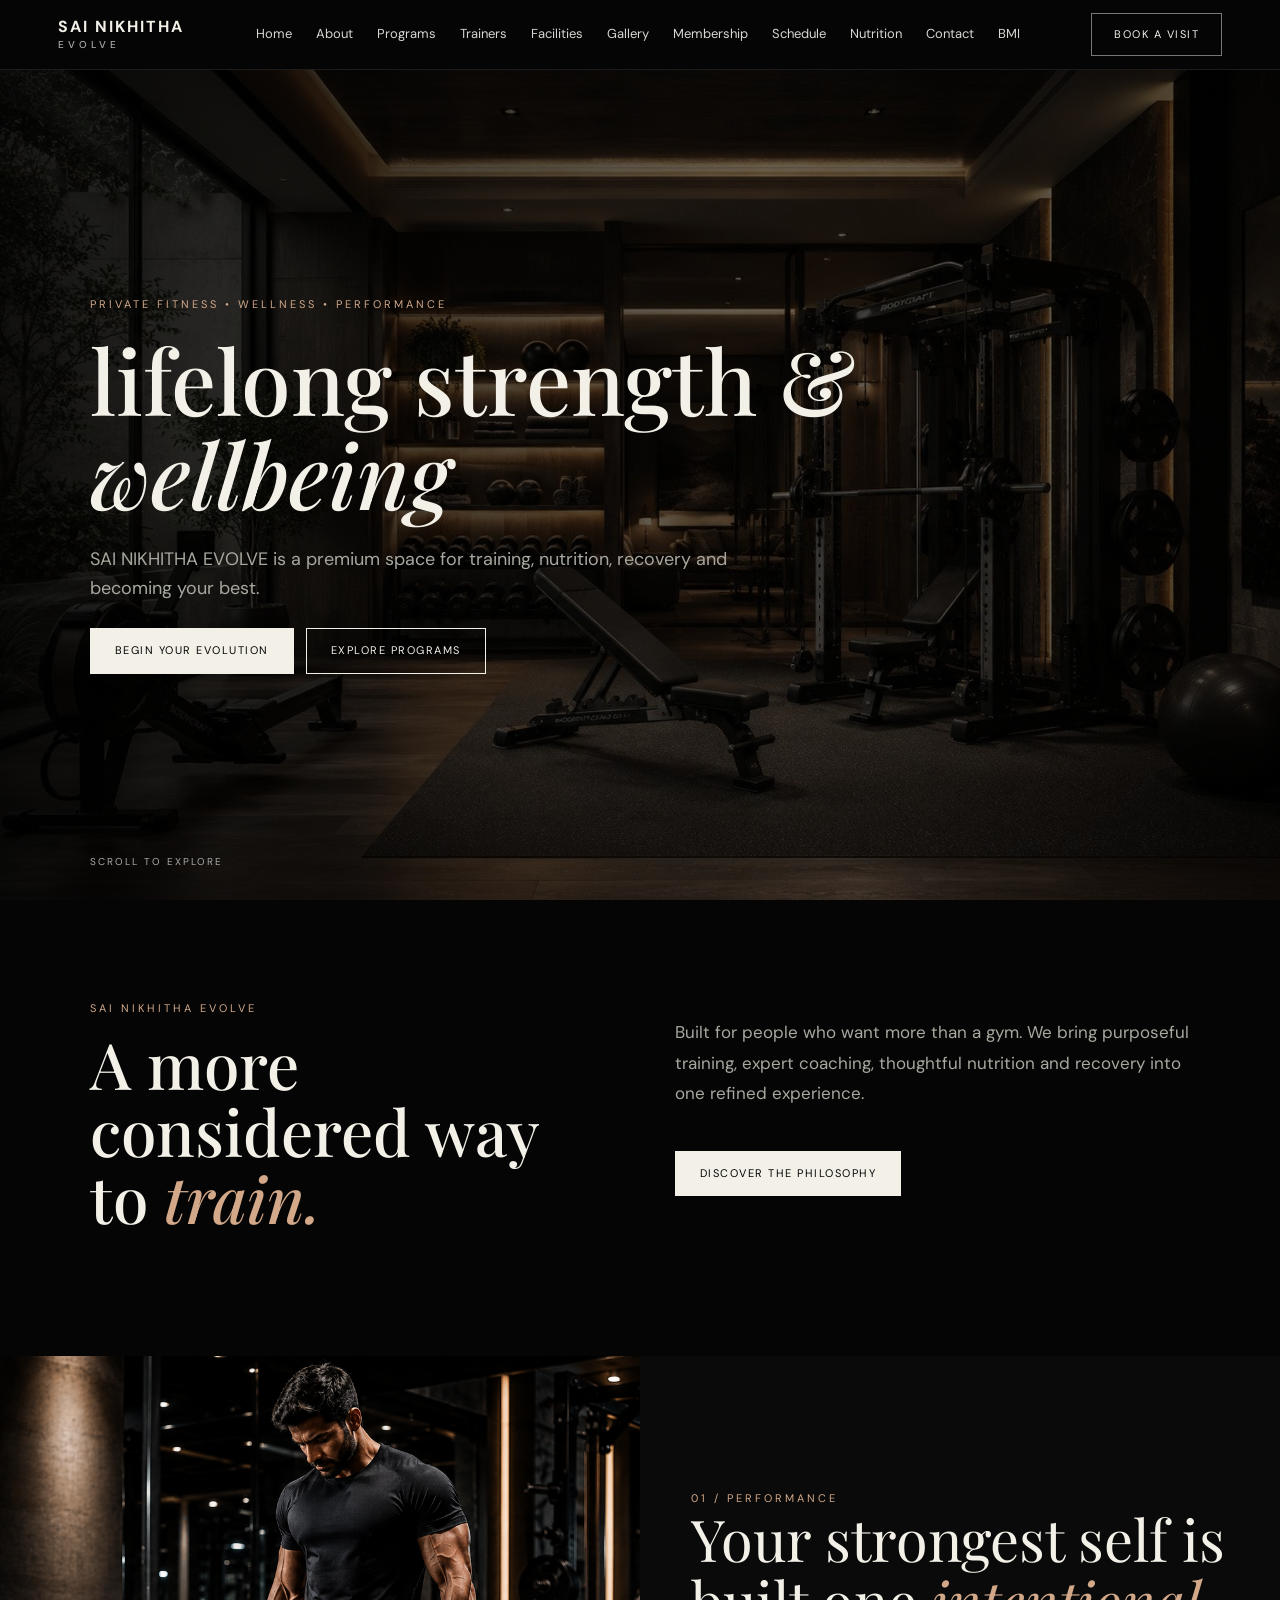
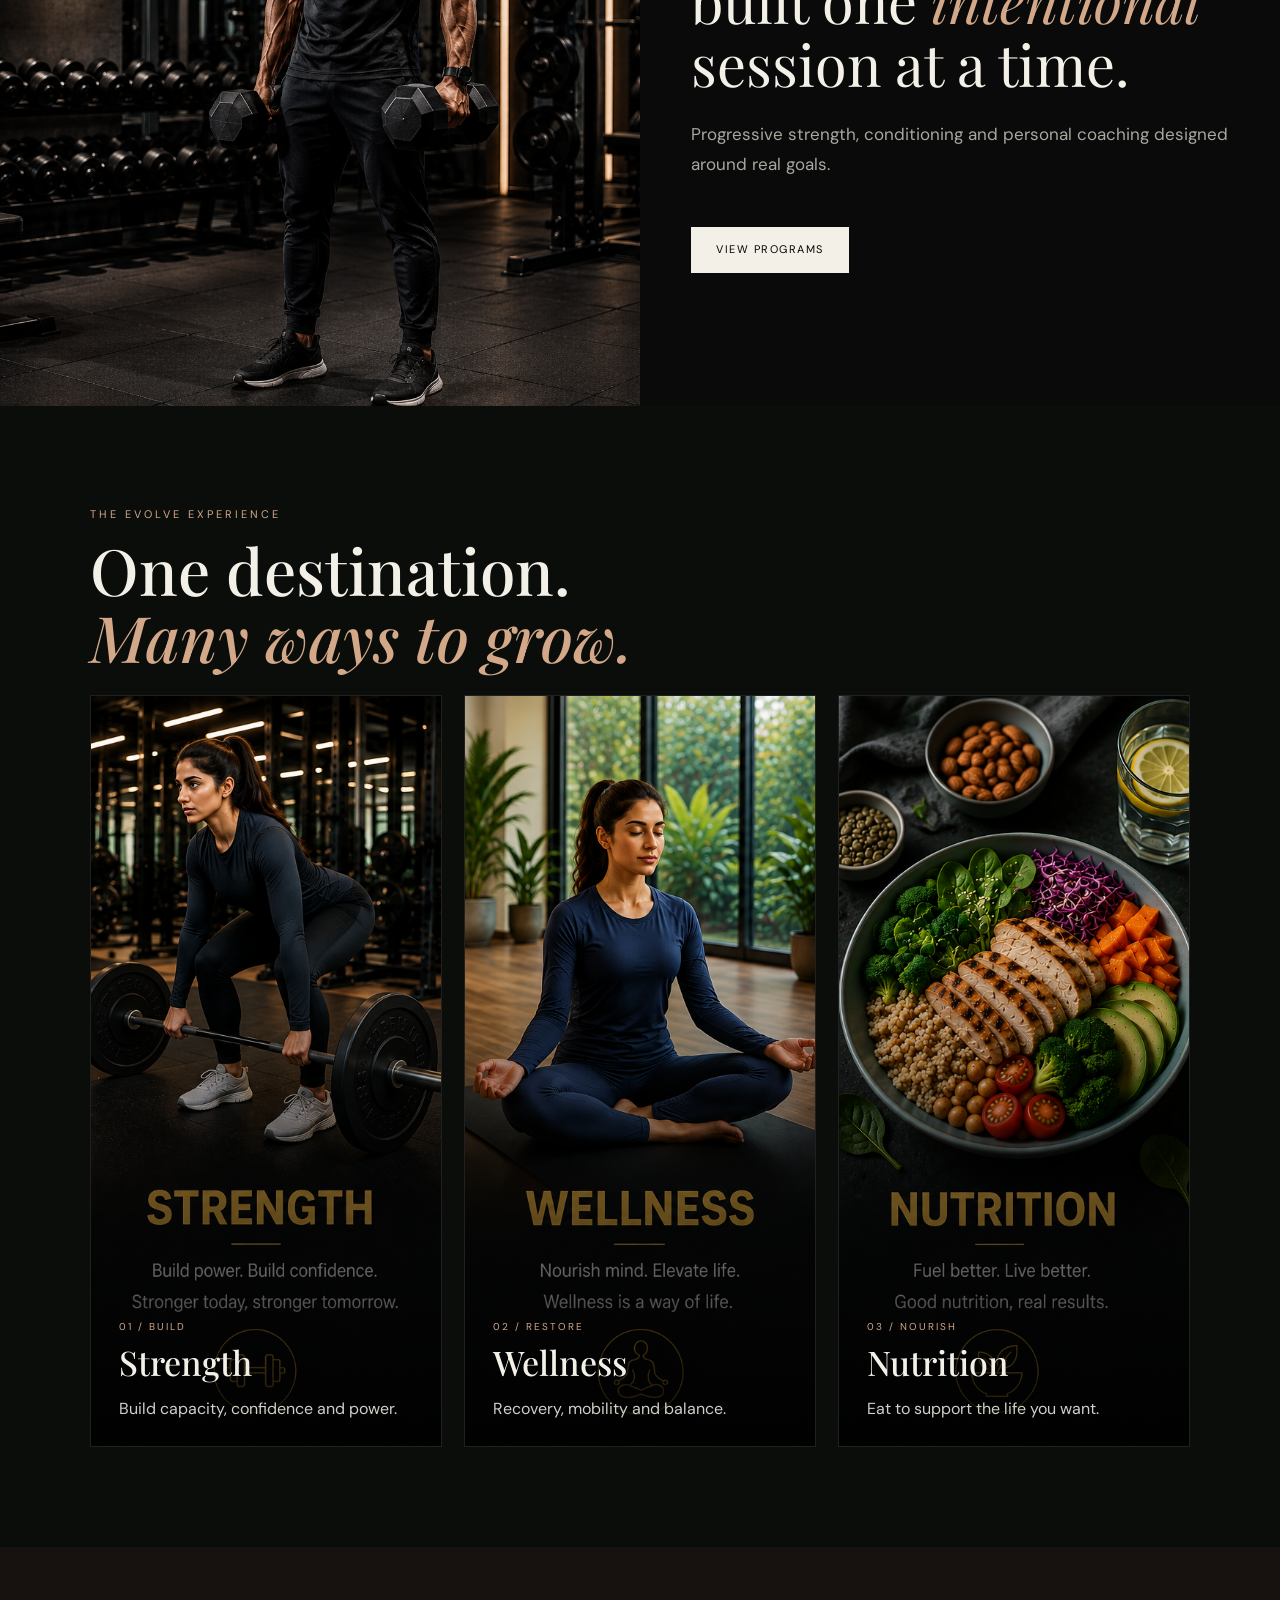
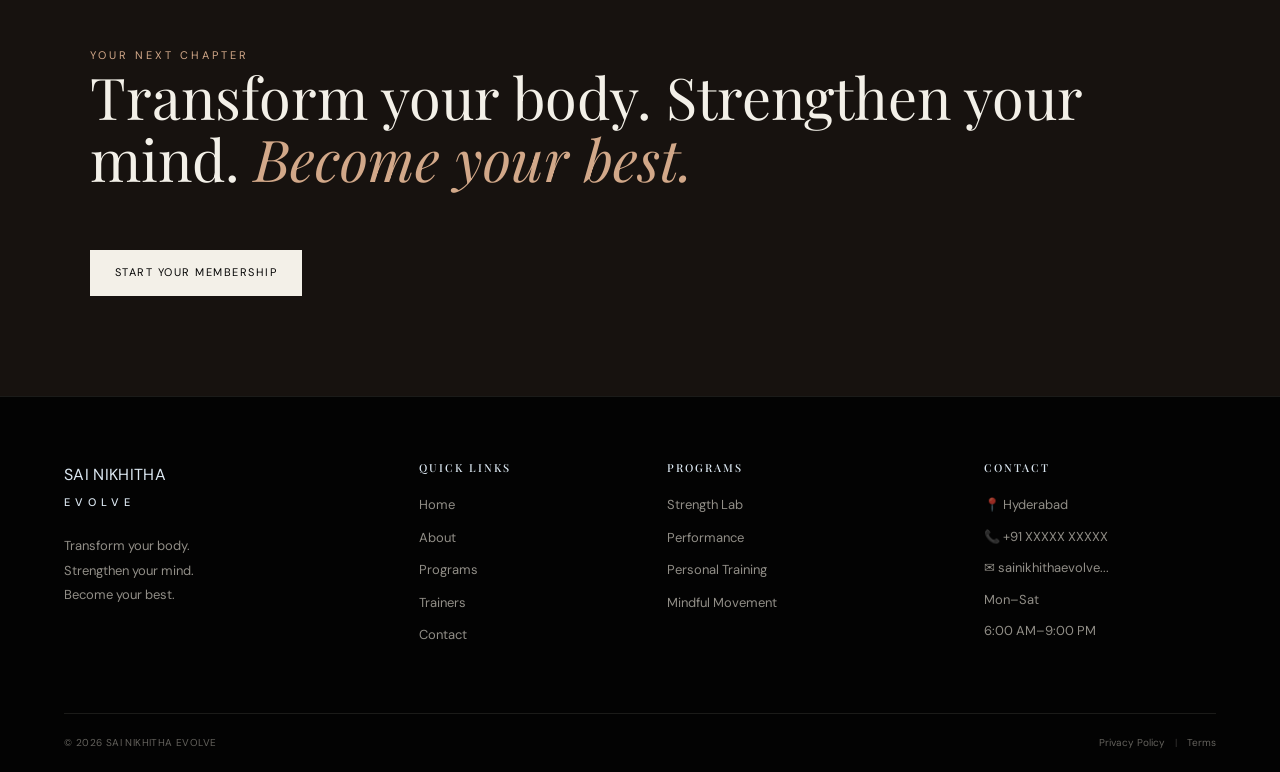
<file: index.html>
<!doctype html>
<html lang="en">

<head>
    <meta charset="UTF-8">
    <meta name="viewport" content="width=device-width, initial-scale=1">
    <title>Home | SAI NIKHITHA EVOLVE</title>

    <link rel="stylesheet" href="css/style.css">
<style id="dark-theme-final-override">html,body{background:#050505!important;color:#f3f0e8!important}header.nav{background:#050505!important;color:#f3f0e8!important}main{background:#050505!important}footer{background:#030303!important;color:#bdbdb8!important}.section{background:#050505!important}.sage{background:#0b0d0b!important}.clay{background:#17120f!important}.pagehero{background:#090909!important}</style></head>

<body>

    <!-- NAVIGATION -->
    <header class="nav">

        <a class="logo" href="index.html">
            SAI NIKHITHA
            <small>EVOLVE</small>
        </a>

        <nav class="links">
            <a href="index.html">Home</a>
            <a href="about.html">About</a>
            <a href="programs.html">Programs</a>
            <a href="trainers.html">Trainers</a>
            <a href="facilities.html">Facilities</a>
            <a href="gallery.html">Gallery</a>
            <a href="membership.html">Membership</a>
            <a href="schedule.html">Schedule</a>
            <a href="diet.html">Nutrition</a>
            <a href="contact.html">Contact</a>
            <a href="bmi.html">BMI</a>
        </nav>

        <a class="book" href="membership.html">
            Book a visit
        </a>

        <button class="menu">
            ☰
        </button>

    </header>


    <main>

        <!-- HERO SECTION -->
        <section class="hero">

            <img
                src="images/index2.jpg"
                alt="Luxury wellness and fitness club"
            >

            <div class="hero-content">

                <div class="eyebrow">
                    PRIVATE FITNESS • WELLNESS • PERFORMANCE
                </div>

                <h1>
                    lifelong strength &
                    <em>wellbeing</em>
                </h1>

                <p>
                    SAI NIKHITHA EVOLVE is a premium space for training,
                    nutrition, recovery and becoming your best.
                </p>

                <a
                    class="btn light"
                    href="membership.html"
                >
                    Begin your evolution
                </a>

                    <a href="programs.html" class="btn outline">EXPLORE PROGRAMS</a>

            </div>

            <div class="scroll">
                Scroll to explore
            </div>

        </section>


        <!-- INTRODUCTION -->
        <section class="section">

            <div class="wrap intro">

                <div>

                    <div class="kicker">
                        SAI NIKHITHA EVOLVE
                    </div>

                    <h2>
                        A more considered way to
                        <em>train.</em>
                    </h2>

                </div>


                <div>

                    <p class="lead">
                        Built for people who want more than a gym.
                        We bring purposeful training, expert coaching,
                        thoughtful nutrition and recovery into one
                        refined experience.
                    </p>

                    <a
                        class="btn dark"
                        href="about.html"
                        style="margin-top: 25px;"
                    >
                        Discover the philosophy
                    </a>

                </div>

            </div>

        </section>


        <!-- STRENGTH / PERFORMANCE -->
        <section class="split">

            <div class="image">

                <img
                    src="images/strength1.png"
                    alt="Strength training"
                >

            </div>


            <div class="copy">

                <div class="kicker">
                    01 / PERFORMANCE
                </div>

                <div class="quote">
                    Your strongest self is built one
                    <span>intentional</span>
                    session at a time.
                </div>

                <p
                    class="lead"
                    style="margin-top: 25px;"
                >
                    Progressive strength, conditioning and personal
                    coaching designed around real goals.
                </p>

                <a
                    class="btn dark"
                    href="programs.html"
                    style="margin-top: 30px; align-self: flex-start;"
                >
                    View programs
                </a>

            </div>

        </section>


        <!-- EVOLVE EXPERIENCE -->
        <section class="section sage">

            <div class="wrap">

                <div class="kicker">
                    THE EVOLVE EXPERIENCE
                </div>

                <h2>
                    One destination.<br>
                    <em>Many ways to grow.</em>
                </h2>


                <div class="tiles">

                    <!-- STRENGTH -->
                    <div class="tile">

                        <img
                            src="images/strength.png"
                            alt="Strength"
                        >

                        <div class="overlay">

                            <div class="num">
                                01 / BUILD
                            </div>

                            <h3>
                                Strength
                            </h3>

                            <p>
                                Build capacity, confidence and power.
                            </p>

                        </div>

                    </div>


                    <!-- WELLNESS -->
                    <div class="tile">

                        <img
                            src="images/wellness.png"
                            alt="Wellness"
                        >

                        <div class="overlay">

                            <div class="num">
                                02 / RESTORE
                            </div>

                            <h3>
                                Wellness
                            </h3>

                            <p>
                                Recovery, mobility and balance.
                            </p>

                        </div>

                    </div>


                    <!-- NUTRITION -->
                    <div class="tile">

                        <img
                            src="images/nutrition.png"
                            alt="Nutrition"
                        >

                        <div class="overlay">

                            <div class="num">
                                03 / NOURISH
                            </div>

                            <h3>
                                Nutrition
                            </h3>

                            <p>
                                Eat to support the life you want.
                            </p>

                        </div>

                    </div>

                </div>

            </div>

        </section>


        

        <!-- FINAL CTA -->
        <section class="section clay">

            <div class="wrap">

                <div class="kicker">
                    YOUR NEXT CHAPTER
                </div>

                <div class="quote">
                    Transform your body.
                    Strengthen your mind.
                    <span>Become your best.</span>
                </div>
<br>
                <a
                    class="btn light"
                    href="membership.html"
                    style="margin-top: 35px;"
                >
                    Start your membership
                </a>

            </div>

        </section>

    </main>


    <!-- FOOTER -->
  <!-- SAI NIKHITHA EVOLVE FOOTER -->
<footer class="evolve-footer">
  <div class="evolve-footer-inner">

    <div class="evolve-footer-brand">
      <div class="evolve-footer-logo">
        <span>SAI NIKHITHA</span>
        <strong>EVOLVE</strong>
      </div>

      <p>
        Transform your body.<br>
        Strengthen your mind.<br>
        Become your best.
      </p>
    </div>

    <div class="evolve-footer-column">
      <h3>QUICK LINKS</h3>
      <a href="index.html">Home</a>
      <a href="about.html">About</a>
      <a href="programs.html">Programs</a>
      <a href="trainers.html">Trainers</a>
      <a href="contact.html">Contact</a>
    </div>

   <div class="evolve-footer-column">
  <h3>PROGRAMS</h3>
  <a href="#strength-lab">Strength Lab</a>
  <a href="#performance">Performance</a>
  <a href="#personal-training">Personal Training</a>
  <a href="#mindful-movement">Mindful Movement</a>
</div>

    <div class="evolve-footer-column evolve-footer-contact">
      <h3>CONTACT</h3>

      <p>📍 Hyderabad</p>
      <p>📞 <a href="tel:+910000000000">+91 XXXXX XXXXX</a></p>
      <p>✉ <a href="mailto:sainikhithaevolve.com">sainikhithaevolve...</a></p>
      <p>Mon–Sat</p>
      <p>6:00 AM–9:00 PM</p>
    </div>

  </div>

  <div class="evolve-footer-bottom">
    <p>© 2026 SAI NIKHITHA EVOLVE</p>

    <div>
      <a href="#">Privacy Policy</a>
      <span>|</span>
      <a href="#">Terms</a>
    </div>
  </div>
</footer>


<style>
/* ==========================================
   SAI NIKHITHA EVOLVE FOOTER
   Paste this entire file into your project.
   ========================================== */

.evolve-footer {
  width: 100%;
  background: #050505;
  color: #e9e4d9;
  border-top: 1px solid rgba(233, 228, 217, 0.10);
  box-sizing: border-box;
}

.evolve-footer *,
.evolve-footer *::before,
.evolve-footer *::after {
  box-sizing: border-box;
}

.evolve-footer-inner {
  width: 90%;
  max-width: 1200px;
  margin: 0 auto;
  padding: 65px 0 55px;

  display: grid;
  grid-template-columns: 1.55fr 1fr 1.35fr 1.2fr;
  gap: 55px;
}

/* BRAND */

.evolve-footer-brand {
  min-width: 0;
}

.evolve-footer-logo {
  display: flex;
  flex-direction: column;
  margin-bottom: 22px;
}

.evolve-footer-logo span {
  color: #dce8f2;
  font-size: 16px;
  font-weight: 400;
  letter-spacing: 0.02em;
}

.evolve-footer-logo strong {
  margin-top: 7px;
  color: #dce8f2;
  font-size: 11px;
  font-weight: 500;
  letter-spacing: 0.45em;
}

.evolve-footer-brand p {
  margin: 0;
  color: rgba(233, 228, 217, 0.62);
  font-size: 13px;
  line-height: 1.9;
}

/* COLUMNS */

.evolve-footer-column {
  display: flex;
  flex-direction: column;
  align-items: flex-start;
}

.evolve-footer-column h3 {
  margin: 0 0 22px;
  color: #dce8f2;
  font-size: 11px;
  font-weight: 500;
  letter-spacing: 0.18em;
}

.evolve-footer-column a {
  color: rgba(233, 228, 217, 0.62);
  text-decoration: none;
  font-size: 13px;
  line-height: 1.5;
  margin-bottom: 13px;
  transition: color 0.25s ease, transform 0.25s ease;
}

.evolve-footer-column a:hover {
  color: #dce8f2;
  transform: translateX(3px);
}

/* CONTACT */

.evolve-footer-contact p {
  margin: 0 0 12px;
  color: rgba(233, 228, 217, 0.62);
  font-size: 13px;
  line-height: 1.5;
}

.evolve-footer-contact p a {
  display: inline;
  margin: 0;
}

/* BOTTOM */

.evolve-footer-bottom {
  width: 90%;
  max-width: 1200px;
  margin: 0 auto;
  padding: 21px 0;

  border-top: 1px solid rgba(233, 228, 217, 0.10);

  display: flex;
  align-items: center;
  justify-content: space-between;
  gap: 20px;
}

.evolve-footer-bottom p {
  margin: 0;
  color: rgba(233, 228, 217, 0.42);
  font-size: 10px;
  letter-spacing: 0.04em;
}

.evolve-footer-bottom div {
  display: flex;
  align-items: center;
  gap: 10px;
}

.evolve-footer-bottom a {
  color: rgba(233, 228, 217, 0.42);
  text-decoration: none;
  font-size: 10px;
  transition: color 0.25s ease;
}

.evolve-footer-bottom a:hover {
  color: #dce8f2;
}

.evolve-footer-bottom span {
  color: rgba(233, 228, 217, 0.22);
  font-size: 10px;
}


/* TABLET */

@media (max-width: 900px) {
  .evolve-footer-inner {
    grid-template-columns: 1.4fr 1fr 1fr;
    gap: 40px;
  }

  .evolve-footer-brand {
    grid-column: 1 / -1;
  }
}


/* MOBILE */

@media (max-width: 600px) {
  .evolve-footer-inner {
    width: 86%;
    grid-template-columns: 1fr 1fr;
    gap: 38px 25px;
    padding: 50px 0 40px;
  }

  .evolve-footer-brand {
    grid-column: 1 / -1;
  }

  .evolve-footer-bottom {
    width: 86%;
    flex-direction: column;
    align-items: flex-start;
  }
}


/* SMALL MOBILE */

@media (max-width: 430px) {
  .evolve-footer-inner {
    grid-template-columns: 1fr;
  }

  .evolve-footer-brand {
    grid-column: auto;
  }
}
</style>


    <script src="js/script.js"></script>

</body>

</html>
</file>
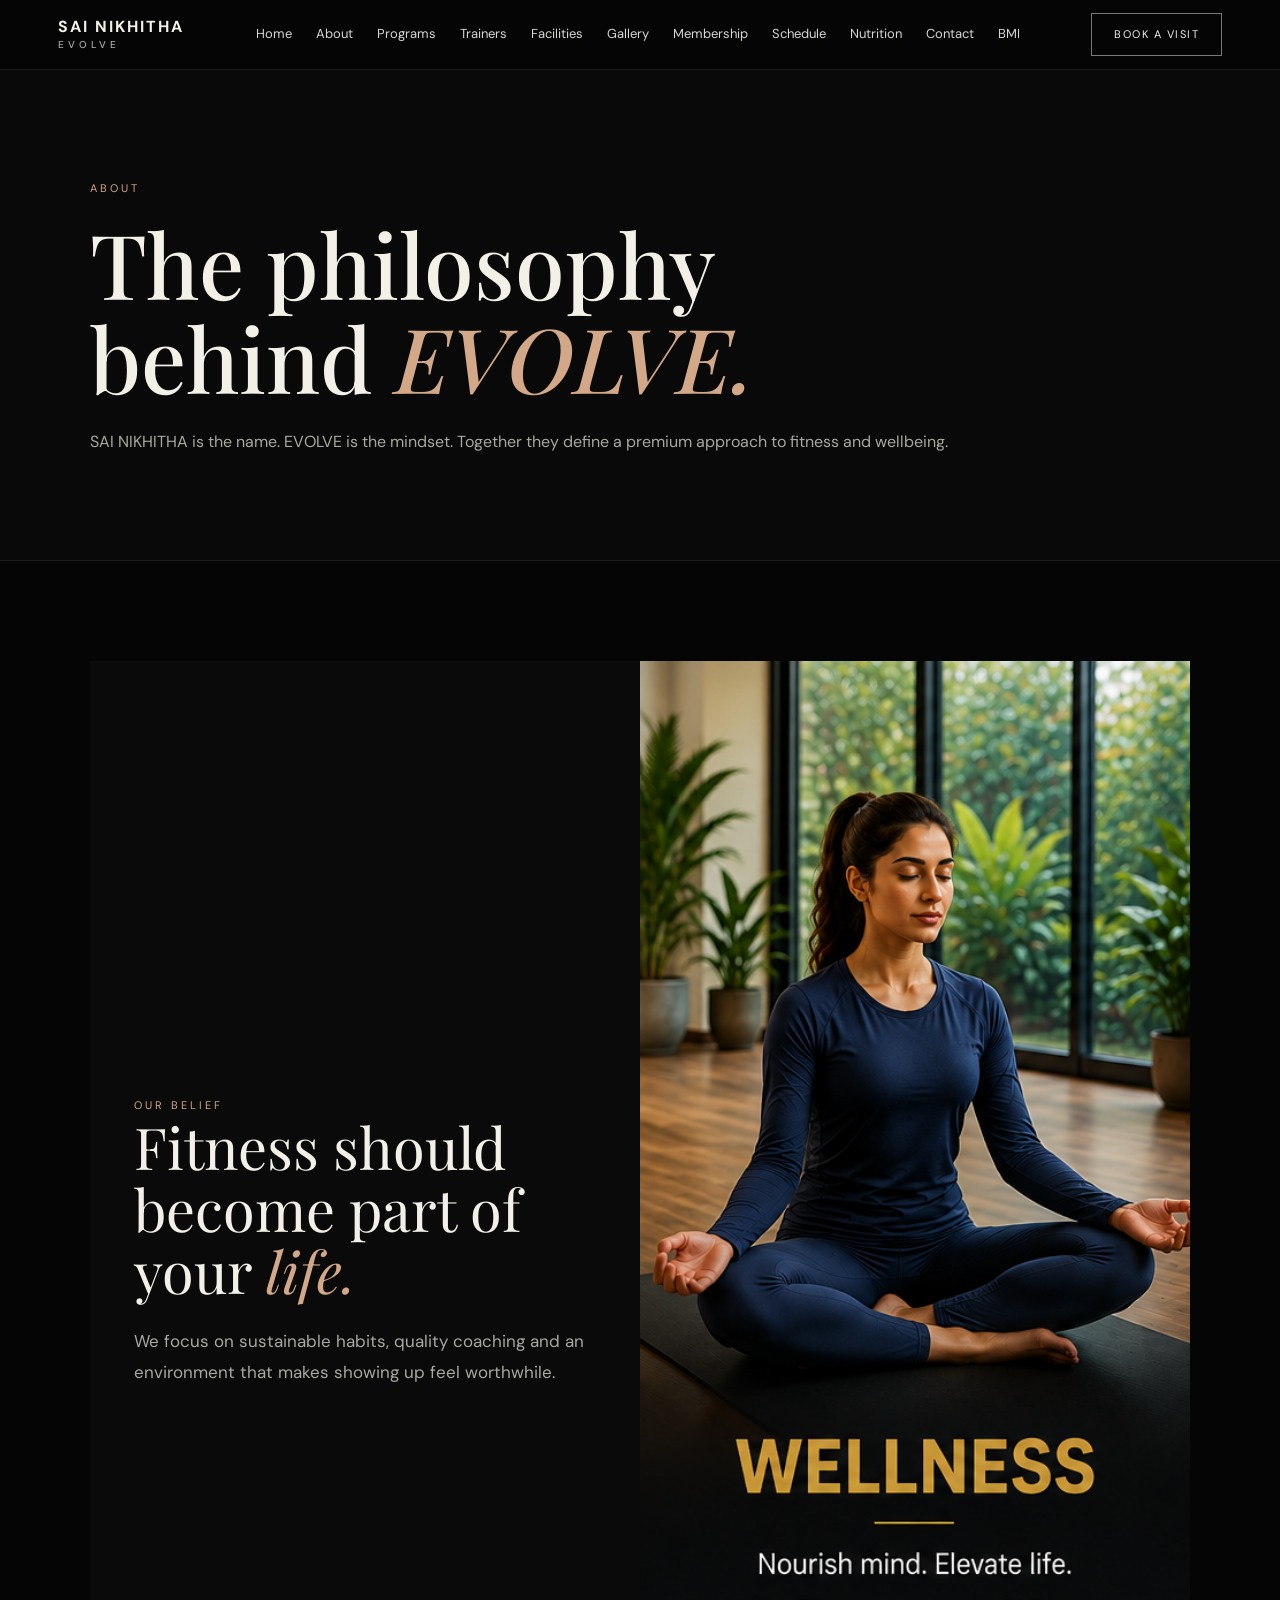
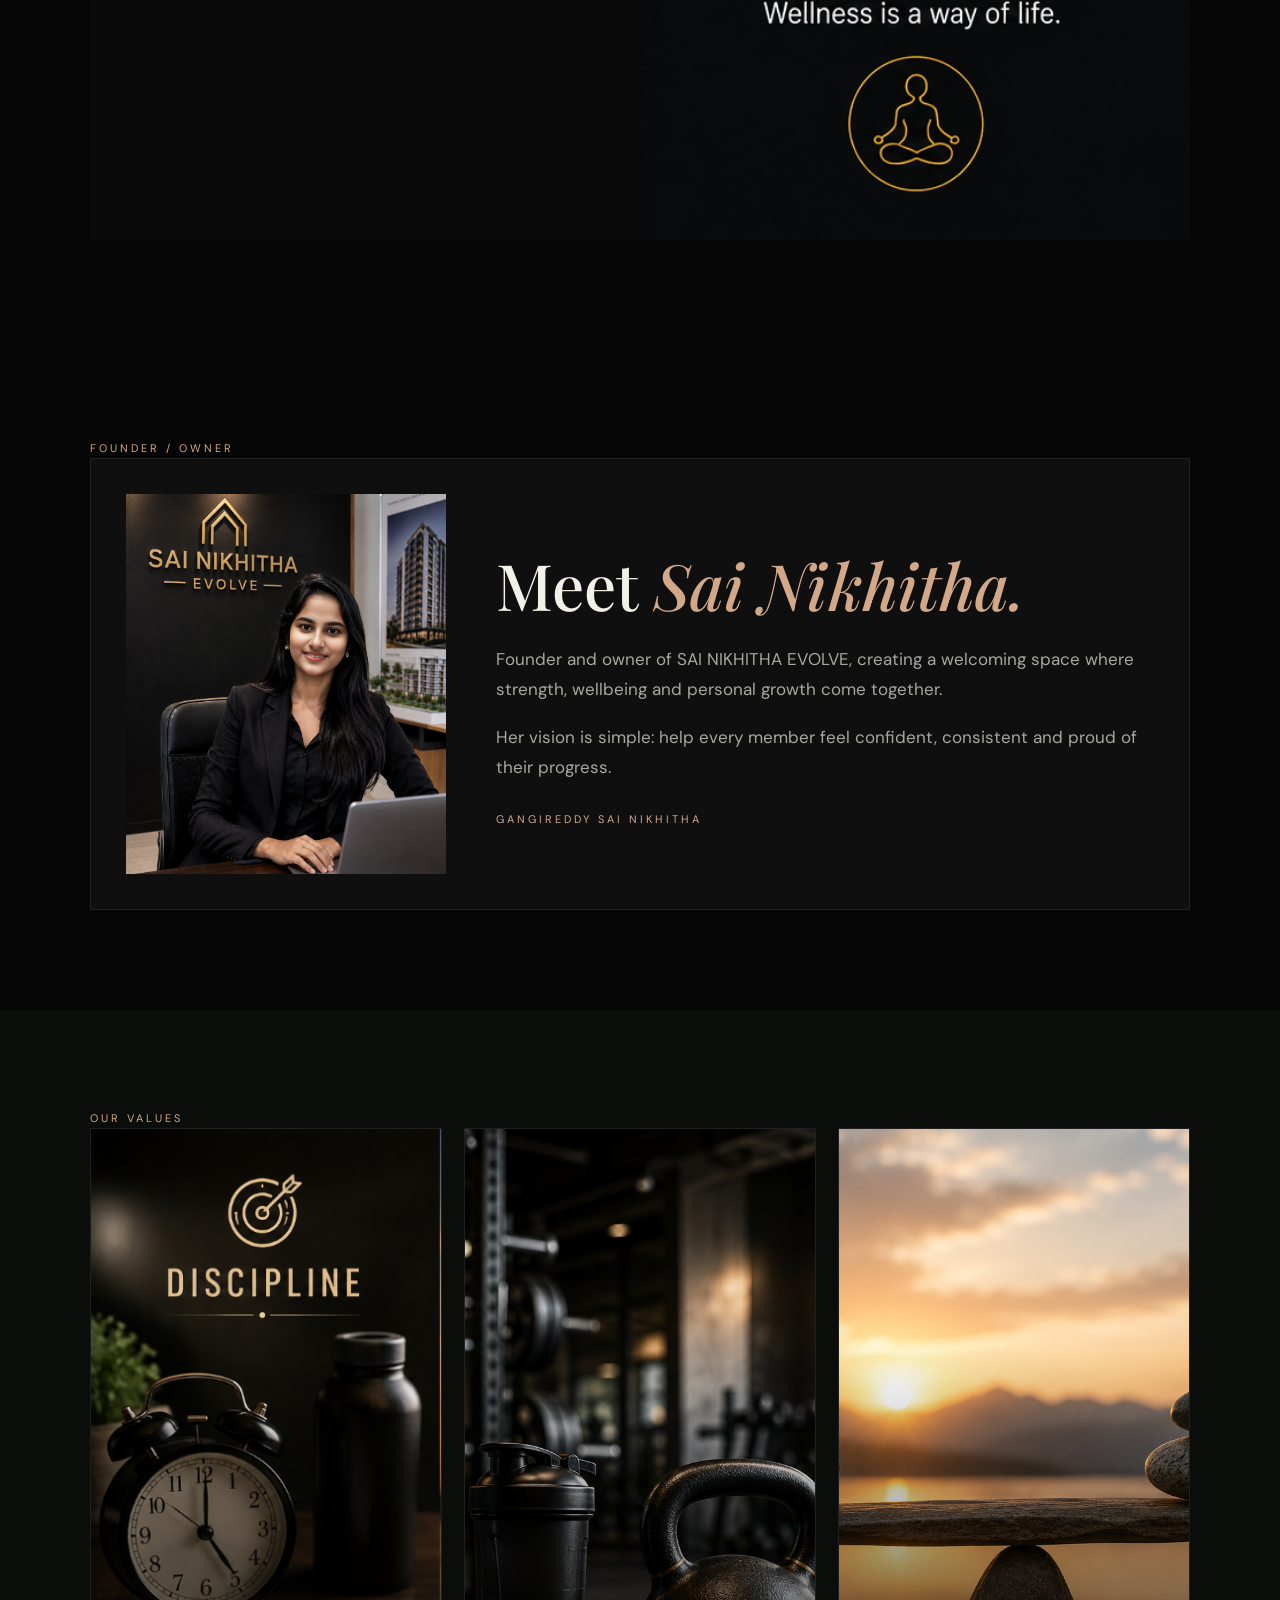
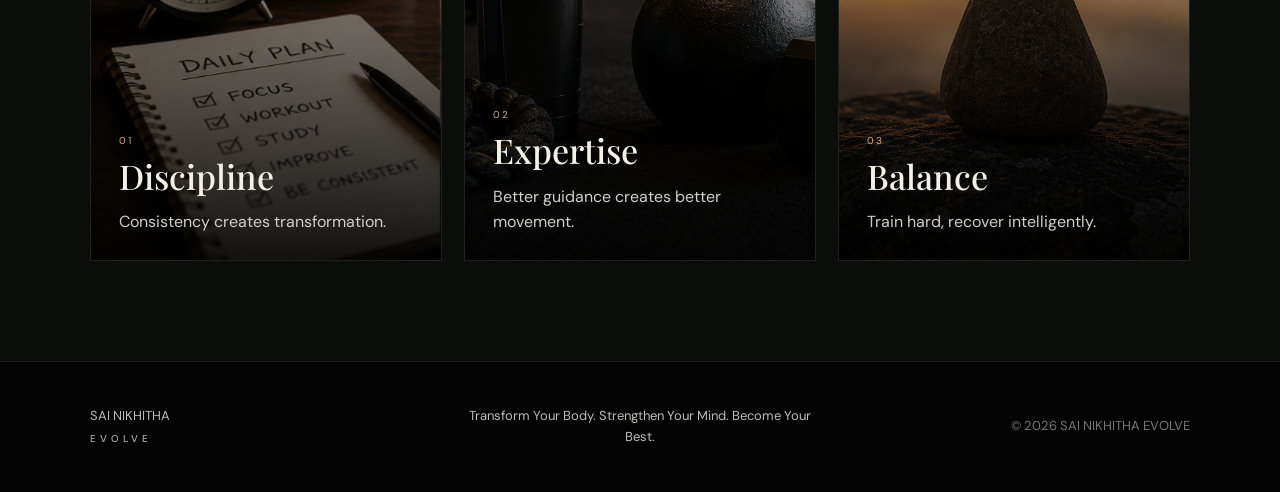
<file: about.html>
<!doctype html>
<html lang="en">

<head>
    <meta charset="UTF-8">
    <meta name="viewport" content="width=device-width, initial-scale=1">
    <title>About | SAI NIKHITHA EVOLVE</title>
    <link rel="stylesheet" href="css/style.css">
<style id="dark-theme-final-override">html,body{background:#050505!important;color:#f3f0e8!important}header.nav{background:#050505!important;color:#f3f0e8!important}main{background:#050505!important}footer{background:#030303!important;color:#bdbdb8!important}.section{background:#050505!important}.sage{background:#0b0d0b!important}.clay{background:#17120f!important}.pagehero{background:#090909!important}</style></head>

<body>

    <header class="nav">

        <a class="logo" href="index.html">
            SAI NIKHITHA
            <small>EVOLVE</small>
        </a>

        <nav class="links">
            <a href="index.html">Home</a>
            <a href="about.html">About</a>
            <a href="programs.html">Programs</a>
            <a href="trainers.html">Trainers</a>
            <a href="facilities.html">Facilities</a>
            <a href="gallery.html">Gallery</a>
            <a href="membership.html">Membership</a>
            <a href="schedule.html">Schedule</a>
            <a href="diet.html">Nutrition</a>
            <a href="contact.html">Contact</a>
            <a href="bmi.html">BMI</a>
        </nav>

        <a class="book" href="membership.html">
            Book a visit
        </a>

        <button class="menu">☰</button>

    </header>


    <main>

        <!-- ABOUT HERO -->
        <section class="pagehero">

            <div class="wrap">

                <div class="kicker">
                    ABOUT
                </div>

                <h1>
                    The philosophy<br>
                    behind <span>EVOLVE.</span>
                </h1>

                <p>
                    SAI NIKHITHA is the name. EVOLVE is the mindset.
                    Together they define a premium approach to fitness
                    and wellbeing.
                </p>

            </div>

        </section>


        <!-- OUR BELIEF -->
        <section class="section">

            <div class="wrap split">

                <div class="copy">

                    <div class="kicker">
                        OUR BELIEF
                    </div>

                    <div class="quote">
                        Fitness should become part of your
                        <span>life.</span>
                    </div>

                    <p class="lead" style="margin-top: 25px;">
                        We focus on sustainable habits, quality coaching
                        and an environment that makes showing up feel worthwhile.
                    </p>

                </div>


                <div class="image">

                    <img
                        src="images/wellness.png"
                        alt="Wellness philosophy"
                    >

                </div>

            </div>

        </section>


        <!-- FOUNDER / OWNER -->
        <section class="section">

            <div class="wrap">

                <div class="kicker">
                    FOUNDER / OWNER
                </div>

                <div class="owner-card">

                    <img
                        class="owner-photo"
                        src="images/Owner.png"
                        alt="Gangireddy Sai Nikhitha - Founder and Owner"
                    >

                    <div>

                        <h2>
                            Meet <em>Sai Nikhitha.</em>
                        </h2>

                        <p class="lead">
                            Founder and owner of SAI NIKHITHA EVOLVE,
                            creating a welcoming space where strength,
                            wellbeing and personal growth come together.
                        </p>

                        <p class="lead">
                            Her vision is simple: help every member feel
                            confident, consistent and proud of their progress.
                        </p>

                        <div
                            class="kicker"
                            style="margin-top: 28px;"
                        >
                            GANGIREDDY SAI NIKHITHA
                        </div>

                    </div>

                </div>

            </div>

        </section>


        <!-- OUR VALUES -->
        <section class="section sage">

            <div class="wrap">

                <div class="kicker">
                    OUR VALUES
                </div>

                <div class="tiles">


                    <!-- DISCIPLINE -->
                    <div class="tile">

                        <img
                            src="images/Discipline.png"
                            alt="Discipline"
                        >

                        <div class="overlay">

                            <div class="num">
                                01
                            </div>

                            <h3>
                                Discipline
                            </h3>

                            <p>
                                Consistency creates transformation.
                            </p>

                        </div>

                    </div>


                    <!-- EXPERTISE -->
                    <div class="tile">

                        <img
                            src="images/Expertize.png"
                            alt="Coaching"
                        >

                        <div class="overlay">

                            <div class="num">
                                02
                            </div>

                            <h3>
                                Expertise
                            </h3>

                            <p>
                                Better guidance creates better movement.
                            </p>

                        </div>

                    </div>


                    <!-- BALANCE -->
                    <div class="tile">

                        <img
                            src="images/Balance.png"
                            alt="Balance"
                        >

                        <div class="overlay">

                            <div class="num">
                                03
                            </div>

                            <h3>
                                Balance
                            </h3>

                            <p>
                                Train hard, recover intelligently.
                            </p>

                        </div>

                    </div>

                </div>

            </div>

        </section>

    </main>


    <!-- FOOTER -->
    <footer>

        <div class="wrap foot">

            <div class="foot-brand">
                SAI NIKHITHA
                <small>EVOLVE</small>
            </div>

            <div>
                Transform Your Body.
                Strengthen Your Mind.
                Become Your Best.
            </div>

            <div>
                © 2026 SAI NIKHITHA EVOLVE
            </div>

        </div>

    </footer>


    <script src="js/script.js"></script>

</body>

</html>
</file>
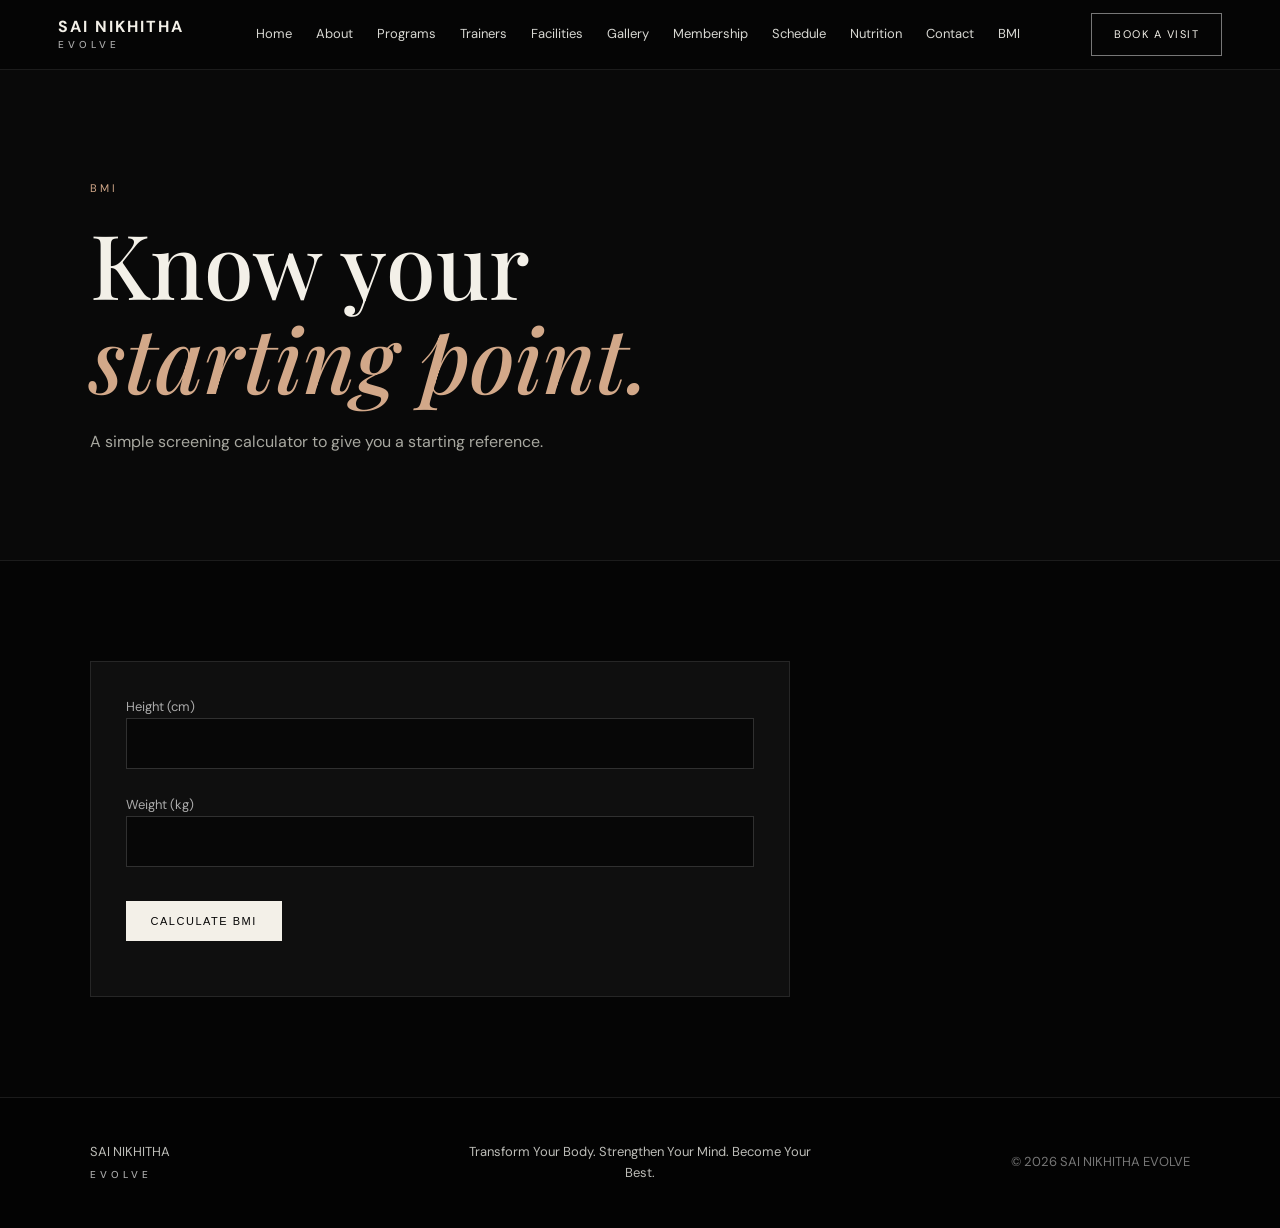
<file: bmi.html>
<!doctype html><html lang="en"><head><meta charset="UTF-8"><meta name="viewport" content="width=device-width,initial-scale=1"><title>BMI | SAI NIKHITHA EVOLVE</title><link rel="stylesheet" href="css/style.css"><style id="dark-theme-final-override">html,body{background:#050505!important;color:#f3f0e8!important}header.nav{background:#050505!important;color:#f3f0e8!important}main{background:#050505!important}footer{background:#030303!important;color:#bdbdb8!important}.section{background:#050505!important}.sage{background:#0b0d0b!important}.clay{background:#17120f!important}.pagehero{background:#090909!important}</style>
<style>
.bmi-result-card{margin-top:30px;padding:28px;border:1px solid rgba(255,255,255,.15);background:#0d0d0d;text-align:center}
.bmi-number{font-family:Georgia,"Times New Roman",serif;font-size:64px;line-height:1;color:#f3f0e8}
.bmi-category{margin-top:12px;font-size:18px;letter-spacing:1px;color:#c99655}
.bmi-result-card p{margin:12px 0 0;color:#aaa7a0}
</style>

</head><body><header class="nav"><a class="logo" href="index.html">SAI NIKHITHA<small>EVOLVE</small></a><nav class="links"><a href="index.html">Home</a><a href="about.html">About</a><a href="programs.html">Programs</a><a href="trainers.html">Trainers</a><a href="facilities.html">Facilities</a><a href="gallery.html">Gallery</a><a href="membership.html">Membership</a><a href="schedule.html">Schedule</a><a href="diet.html">Nutrition</a><a href="contact.html">Contact</a><a href="bmi.html">BMI</a></nav><a class="book" href="membership.html">Book a visit</a><button class="menu">☰</button></header>
<main><section class="pagehero"><div class="wrap"><div class="kicker">BMI</div><h1>Know your<br><span>starting point.</span></h1><p>A simple screening calculator to give you a starting reference.</p></div></section>
<section class="section"><div class="wrap"><div class="bmi"><form id="bmiForm"><label>Height (cm)<input id="height" type="number" min="1" required></label><label>Weight (kg)<input id="weight" type="number" min="1" step=".1" required></label><button class="btn dark" type="submit">Calculate BMI</button></form><div class="result" id="bmiResult"></div></div></div></section></main><footer><div class="wrap foot"><div class="foot-brand">SAI NIKHITHA<small>EVOLVE</small></div><div>Transform Your Body. Strengthen Your Mind. Become Your Best.</div><div>© 2026 SAI NIKHITHA EVOLVE</div></div></footer><script src="js/script.js"></script>
<script>
document.addEventListener("DOMContentLoaded",function(){
  const form=document.getElementById("bmiForm");
  const result=document.getElementById("bmiResult");

  form.addEventListener("submit",function(e){
    e.preventDefault();

    const height=parseFloat(document.getElementById("height").value);
    const weight=parseFloat(document.getElementById("weight").value);

    if(!height || !weight || height<=0 || weight<=0){
      result.innerHTML="<p>Please enter a valid height and weight.</p>";
      return;
    }

    const heightM=height/100;
    const bmi=weight/(heightM*heightM);
    let category;

    if(bmi<18.5) category="Underweight";
    else if(bmi<25) category="Healthy weight";
    else if(bmi<30) category="Overweight";
    else category="Obesity";

    result.innerHTML=
      '<div class="bmi-result-card">'+
      '<div class="bmi-number">'+bmi.toFixed(1)+'</div>'+
      '<div class="bmi-category">'+category+'</div>'+
      '<p>Your BMI is calculated from your height and weight.</p>'+
      '</div>';
  });
});
</script>

</body></html>
</file>
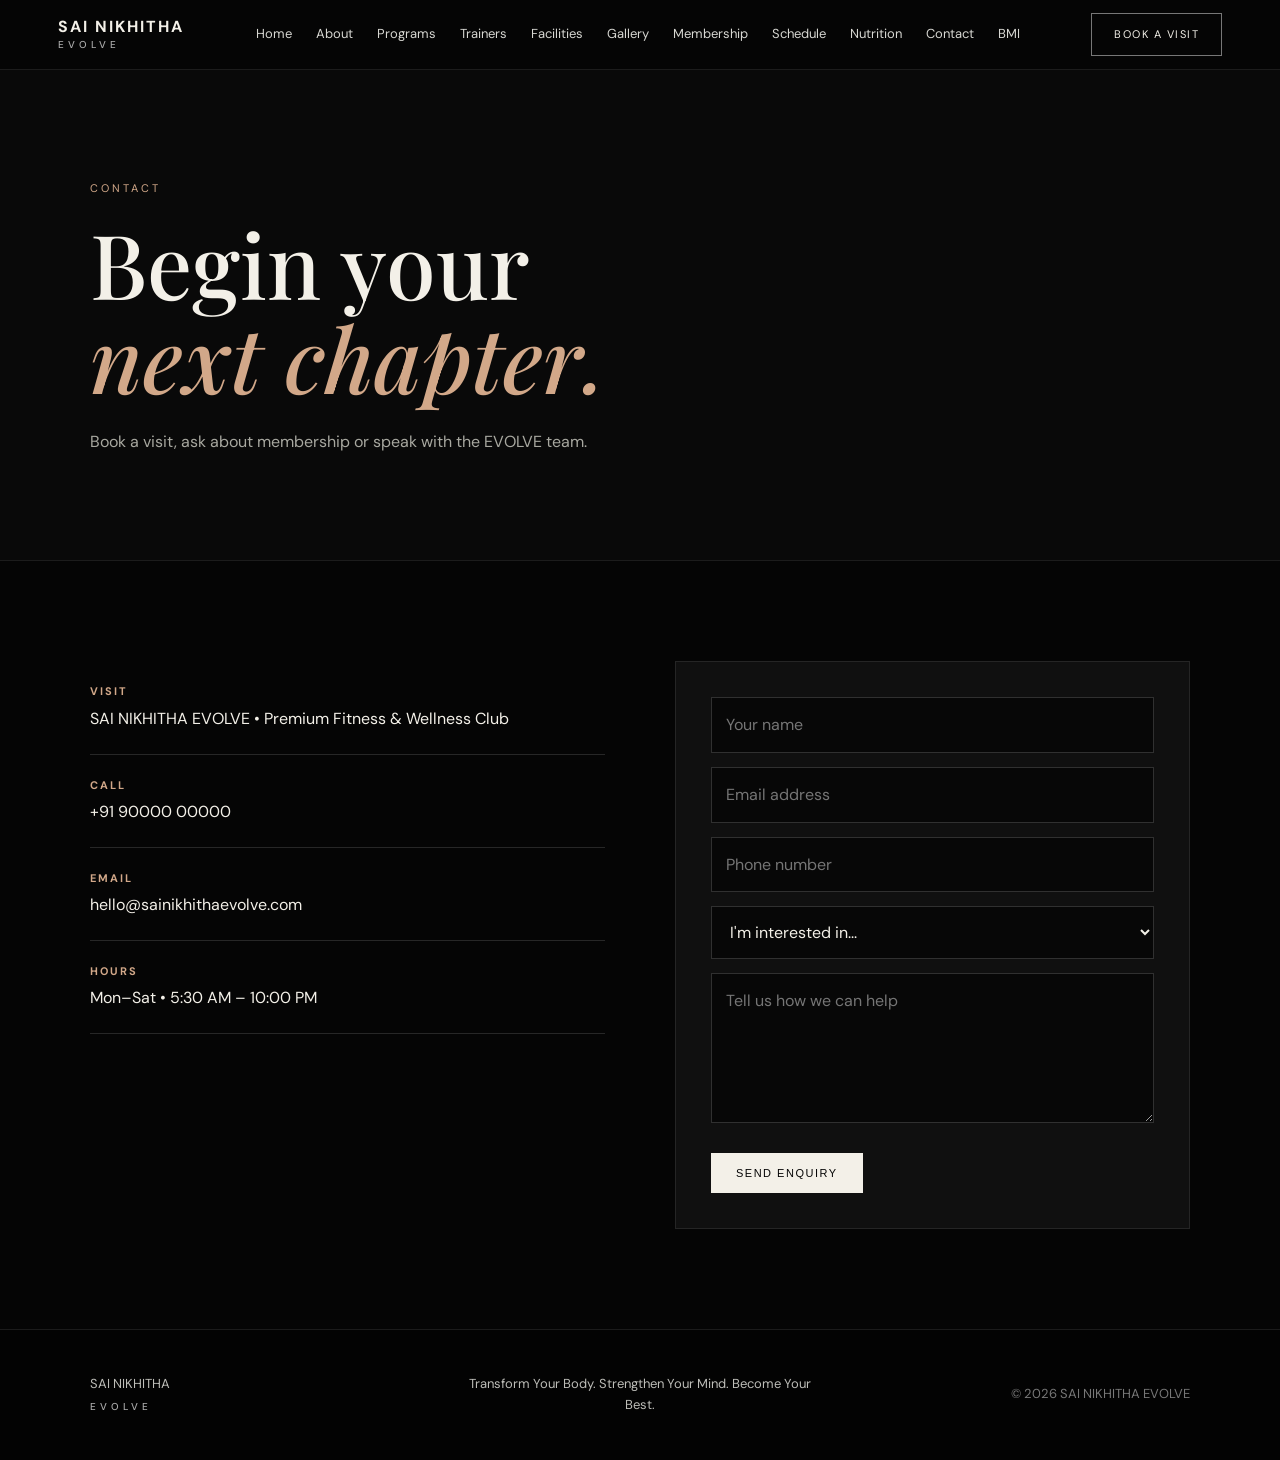
<file: contact.html>
<!doctype html>
<html lang="en">

<head>
    <meta charset="UTF-8">
    <meta name="viewport" content="width=device-width, initial-scale=1">

    <title>Contact | SAI NIKHITHA EVOLVE</title>

    <link rel="stylesheet" href="css/style.css">
<style id="dark-theme-final-override">html,body{background:#050505!important;color:#f3f0e8!important}header.nav{background:#050505!important;color:#f3f0e8!important}main{background:#050505!important}footer{background:#030303!important;color:#bdbdb8!important}.section{background:#050505!important}.sage{background:#0b0d0b!important}.clay{background:#17120f!important}.pagehero{background:#090909!important}</style></head>

<body>

    <!-- NAVIGATION -->
    <header class="nav">

        <a class="logo" href="index.html">
            SAI NIKHITHA
            <small>EVOLVE</small>
        </a>

        <nav class="links">
            <a href="index.html">Home</a>
            <a href="about.html">About</a>
            <a href="programs.html">Programs</a>
            <a href="trainers.html">Trainers</a>
            <a href="facilities.html">Facilities</a>
            <a href="gallery.html">Gallery</a>
            <a href="membership.html">Membership</a>
            <a href="schedule.html">Schedule</a>
            <a href="diet.html">Nutrition</a>
            <a href="contact.html">Contact</a>
            <a href="bmi.html">BMI</a>
        </nav>

        <a class="book" href="membership.html">
            Book a visit
        </a>

        <button class="menu">
            ☰
        </button>

    </header>


    <main>

        <!-- PAGE HERO -->
        <section class="pagehero">

            <div class="wrap">

                <div class="kicker">
                    CONTACT
                </div>

                <h1>
                    Begin your<br>
                    <span>next chapter.</span>
                </h1>

                <p>
                    Book a visit, ask about membership or speak with
                    the EVOLVE team.
                </p>

            </div>

        </section>


        <!-- CONTACT SECTION -->
        <section class="section">

            <div class="wrap contact">

                <!-- CONTACT INFORMATION -->
                <div class="contact-info">

                    <div class="contact-item">

                        <strong>
                            Visit
                        </strong>

                        <span>
                            SAI NIKHITHA EVOLVE • Premium Fitness &amp;
                            Wellness Club
                        </span>

                    </div>


                    <div class="contact-item">

                        <strong>
                            Call
                        </strong>

                        <span>
                            +91 90000 00000
                        </span>

                    </div>


                    <div class="contact-item">

                        <strong>
                            Email
                        </strong>

                        <span>
                            hello@sainikhithaevolve.com
                        </span>

                    </div>


                    <div class="contact-item">

                        <strong>
                            Hours
                        </strong>

                        <span>
                            Mon–Sat • 5:30 AM – 10:00 PM
                        </span>

                    </div>

                </div>


                <!-- CONTACT FORM -->
                <div class="formbox">

                    <form data-demo>

                        <input
                            required
                            placeholder="Your name"
                        >

                        <input
                            required
                            type="email"
                            placeholder="Email address"
                        >

                        <input
                            placeholder="Phone number"
                        >

                        <select>

                            <option>
                                I'm interested in...
                            </option>

                            <option>
                                Membership
                            </option>

                            <option>
                                Personal training
                            </option>

                            <option>
                                Nutrition
                            </option>

                            <option>
                                Book a visit
                            </option>

                        </select>


                        <textarea
                            placeholder="Tell us how we can help"
                        ></textarea>


                        <button
                            class="btn dark"
                            type="submit"
                        >
                            Send enquiry
                        </button>

                    </form>

                </div>

            </div>

        </section>

    </main>


    <!-- FOOTER -->
    <footer>

        <div class="wrap foot">

            <div class="foot-brand">
                SAI NIKHITHA
                <small>EVOLVE</small>
            </div>

            <div>
                Transform Your Body.
                Strengthen Your Mind.
                Become Your Best.
            </div>

            <div>
                © 2026 SAI NIKHITHA EVOLVE
            </div>

        </div>

    </footer>


    <script src="js/script.js"></script>

</body>

</html>
</file>
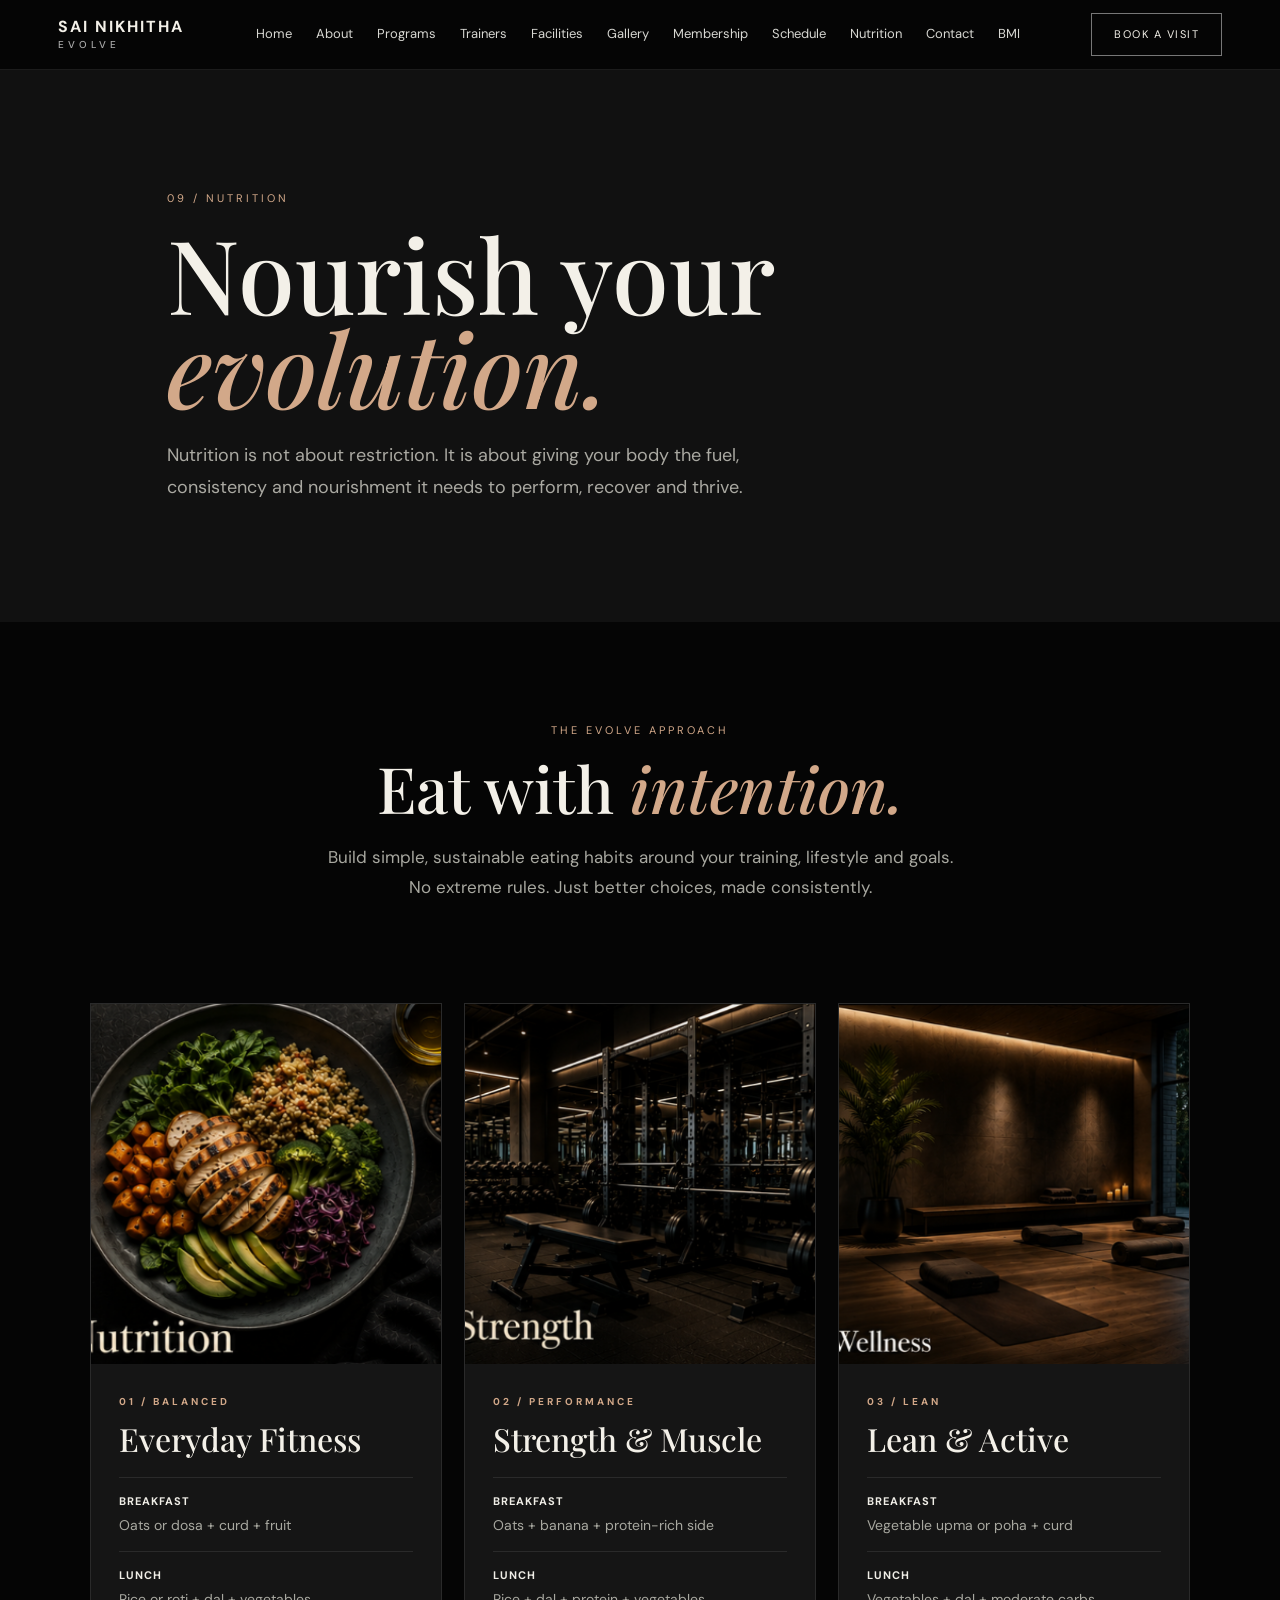
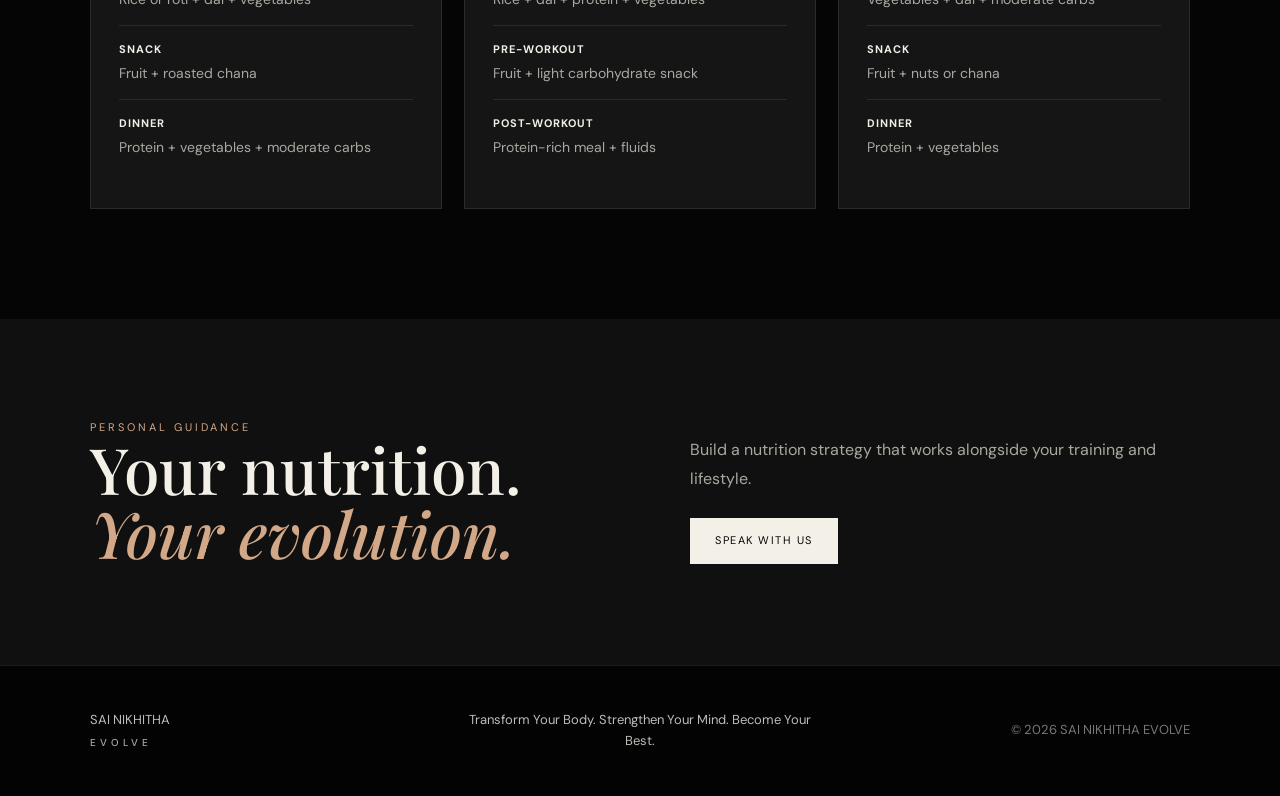
<file: diet.html>
<!doctype html>
<html lang="en">

<head>
    <meta charset="UTF-8">
    <meta name="viewport" content="width=device-width, initial-scale=1">

    <title>Nutrition | SAI NIKHITHA EVOLVE</title>

    <link rel="stylesheet" href="css/style.css">

    <style>
        /* =========================================
           NUTRITION PAGE
        ========================================= */

        .nutrition-page {
            background: #050505;
        }

        /* HERO */

        .nutrition-hero {
            padding: 120px 7% 100px;
            background: #111111;
            color: #f3f0e8;
        }

        .nutrition-hero .kicker {
            color: #d2a889;
        }

        .nutrition-hero h1 {
            max-width: 900px;
            margin: 18px 0 25px;
            font-family: "Playfair Display", serif;
            font-size: clamp(55px, 8vw, 105px);
            line-height: .92;
            font-weight: 500;
        }

        .nutrition-hero h1 span {
            color: #d2a889;
            font-style: italic;
        }

        .nutrition-hero p {
            max-width: 620px;
            color: #aaa9a2;
            font-size: 18px;
            line-height: 1.8;
        }

        /* INTRO */

        .nutrition-intro {
            max-width: 850px;
            margin: 0 auto;
            text-align: center;
            padding: 100px 20px 60px;
        }

        .nutrition-intro h2 {
            margin: 15px 0 20px;
            font-family: "Playfair Display", serif;
            font-size: clamp(38px, 5vw, 65px);
            font-weight: 500;
            line-height: 1.05;
        }

        .nutrition-intro h2 em {
            color: #d2a889;
        }

        .nutrition-intro p {
            max-width: 650px;
            margin: auto;
            color: #a8a8a0;
            font-size: 17px;
            line-height: 1.8;
        }

        /* CARDS SECTION */

        .nutrition-section {
            padding: 40px 7% 110px;
        }

        .nutrition-grid {
            max-width: 1200px;
            margin: 0 auto;

            display: grid;
            grid-template-columns: repeat(3, minmax(0, 1fr));

            gap: 22px;

            align-items: stretch;
        }

        /* CARD */

        .nutrition-card {
            background: #151515;
            border: 1px solid #2a2a2a;

            display: flex;
            flex-direction: column;

            min-width: 0;

            transition:
                transform .35s ease,
                box-shadow .35s ease;
        }

        .nutrition-card:hover {
            transform: translateY(-8px);
            box-shadow: 0 20px 45px rgba(30, 31, 27, .12);
        }

        /* IMAGE */

        .nutrition-image {
            width: 100%;
            height: 360px;

            overflow: hidden;
            background: #111111;
        }

        .nutrition-image img {
            display: block;

            width: 100%;
            height: 100%;

            object-fit: cover;
            object-position: center;

            transition: transform .6s ease;
        }

        .nutrition-card:hover .nutrition-image img {
            transform: scale(1.04);
        }

        /* CARD CONTENT */

        .nutrition-content {
            padding: 30px 28px 35px;

            display: flex;
            flex-direction: column;

            flex: 1;
        }

        .nutrition-number {
            color: #d2a889;

            font-size: 10px;
            font-weight: 700;

            letter-spacing: 3px;
            text-transform: uppercase;

            margin-bottom: 12px;
        }

        .nutrition-content h3 {
            margin: 0 0 22px;

            font-family: "Playfair Display", serif;
            font-size: 32px;
            font-weight: 500;
        }

        /* MEALS */

        .nutrition-meals {
            margin-top: auto;
        }

        .nutrition-meal {
            padding: 15px 0;

            border-top: 1px solid #2a2a2a;

            color: #a8a8a0;

            font-size: 14px;
            line-height: 1.6;
        }

        .nutrition-meal strong {
            display: block;

            margin-bottom: 3px;

            color: #f0eee7;

            font-size: 11px;
            letter-spacing: 1px;
            text-transform: uppercase;
        }

        /* BOTTOM CTA */

        .nutrition-cta {
            padding: 100px 7%;

            background: #101010;
        }

        .nutrition-cta-inner {
            max-width: 1200px;
            margin: auto;

            display: flex;
            align-items: center;
            justify-content: space-between;

            gap: 50px;
        }

        .nutrition-cta h2 {
            margin: 0;

            font-family: "Playfair Display", serif;
            font-size: clamp(38px, 5vw, 65px);
            line-height: 1;
            font-weight: 500;
        }

        .nutrition-cta h2 em {
            color: #d2a889;
        }

        .nutrition-cta p {
            max-width: 500px;

            color: #a8a8a0;
            line-height: 1.8;
        }

        /* FOOTER FIX */

        footer {
            position: relative !important;
            bottom: auto !important;
            left: auto !important;

            width: 100%;

            clear: both;
        }

        /* =========================================
           TABLET
        ========================================= */

        @media (max-width: 950px) {

            .nutrition-grid {
                grid-template-columns: repeat(2, minmax(0, 1fr));
            }

            .nutrition-card:last-child {
                grid-column: 1 / -1;
                max-width: 50%;
                width: 100%;
                justify-self: center;
            }

            .nutrition-image {
                height: 330px;
            }

            .nutrition-cta-inner {
                flex-direction: column;
                align-items: flex-start;
            }
        }

        /* =========================================
           MOBILE
        ========================================= */

        @media (max-width: 650px) {

            .nutrition-hero {
                padding: 80px 6% 70px;
            }

            .nutrition-hero h1 {
                font-size: 52px;
            }

            .nutrition-intro {
                padding: 70px 6% 35px;
            }

            .nutrition-section {
                padding: 25px 6% 75px;
            }

            .nutrition-grid {
                grid-template-columns: 1fr;
                gap: 25px;
            }

            .nutrition-card:last-child {
                grid-column: auto;
                max-width: none;
            }

            .nutrition-image {
                height: 300px;
            }

            .nutrition-content {
                padding: 26px 23px 30px;
            }

            .nutrition-content h3 {
                font-size: 29px;
            }

            .nutrition-cta {
                padding: 70px 6%;
            }
        }
    </style>
<style id="dark-theme-final-override">html,body{background:#050505!important;color:#f3f0e8!important}header.nav{background:#050505!important;color:#f3f0e8!important}main{background:#050505!important}footer{background:#030303!important;color:#bdbdb8!important}.section{background:#050505!important}.sage{background:#0b0d0b!important}.clay{background:#17120f!important}.pagehero{background:#090909!important}</style></head>


<body class="nutrition-page">

    <!-- =========================================
         NAVIGATION
    ========================================== -->

    <header class="nav">

        <a class="logo" href="index.html">
            SAI NIKHITHA
            <small>EVOLVE</small>
        </a>

        <nav class="links">

            <a href="index.html">Home</a>
            <a href="about.html">About</a>
            <a href="programs.html">Programs</a>
            <a href="trainers.html">Trainers</a>
            <a href="facilities.html">Facilities</a>
            <a href="gallery.html">Gallery</a>
            <a href="membership.html">Membership</a>
            <a href="schedule.html">Schedule</a>
            <a href="diet.html">Nutrition</a>
            <a href="contact.html">Contact</a>
            <a href="bmi.html">BMI</a>

        </nav>

        <a class="book" href="membership.html">
            Book a visit
        </a>

        <button class="menu">
            ☰
        </button>

    </header>


    <main>

        <!-- =========================================
             HERO
        ========================================== -->

        <section class="nutrition-hero">

            <div class="wrap">

                <div class="kicker">
                    09 / NUTRITION
                </div>

                <h1>
                    Nourish your
                    <span>evolution.</span>
                </h1>

                <p>
                    Nutrition is not about restriction.
                    It is about giving your body the fuel,
                    consistency and nourishment it needs to perform,
                    recover and thrive.
                </p>

            </div>

        </section>


        <!-- =========================================
             INTRO
        ========================================== -->

        <section class="nutrition-intro">

            <div class="kicker">
                THE EVOLVE APPROACH
            </div>

            <h2>
                Eat with <em>intention.</em>
            </h2>

            <p>
                Build simple, sustainable eating habits around your
                training, lifestyle and goals. No extreme rules.
                Just better choices, made consistently.
            </p>

        </section>


        <!-- =========================================
             NUTRITION CARDS
        ========================================== -->

        <section class="nutrition-section">

            <div class="nutrition-grid">


                <!-- CARD 01 -->

                <article class="nutrition-card">

                    <div class="nutrition-image">
                        <img
                            src="images/Nutrition1.png"
                            alt="Balanced everyday nutrition"
                        >
                    </div>

                    <div class="nutrition-content">

                        <div class="nutrition-number">
                            01 / BALANCED
                        </div>

                        <h3>
                            Everyday Fitness
                        </h3>

                        <div class="nutrition-meals">

                            <div class="nutrition-meal">
                                <strong>Breakfast</strong>
                                Oats or dosa + curd + fruit
                            </div>

                            <div class="nutrition-meal">
                                <strong>Lunch</strong>
                                Rice or roti + dal + vegetables
                            </div>

                            <div class="nutrition-meal">
                                <strong>Snack</strong>
                                Fruit + roasted chana
                            </div>

                            <div class="nutrition-meal">
                                <strong>Dinner</strong>
                                Protein + vegetables + moderate carbs
                            </div>

                        </div>

                    </div>

                </article>


                <!-- CARD 02 -->

                <article class="nutrition-card">

                    <div class="nutrition-image">
                        <img
                            src="images/Strength2.png"
                            alt="Performance nutrition for strength"
                        >
                    </div>

                    <div class="nutrition-content">

                        <div class="nutrition-number">
                            02 / PERFORMANCE
                        </div>

                        <h3>
                            Strength &amp; Muscle
                        </h3>

                        <div class="nutrition-meals">

                            <div class="nutrition-meal">
                                <strong>Breakfast</strong>
                                Oats + banana + protein-rich side
                            </div>

                            <div class="nutrition-meal">
                                <strong>Lunch</strong>
                                Rice + dal + protein + vegetables
                            </div>

                            <div class="nutrition-meal">
                                <strong>Pre-workout</strong>
                                Fruit + light carbohydrate snack
                            </div>

                            <div class="nutrition-meal">
                                <strong>Post-workout</strong>
                                Protein-rich meal + fluids
                            </div>

                        </div>

                    </div>

                </article>


                <!-- CARD 03 -->

                <article class="nutrition-card">

                    <div class="nutrition-image">
                        <img
                            src="images/Wellness1.png"
                            alt="Wellness and healthy nutrition"
                        >
                    </div>

                    <div class="nutrition-content">

                        <div class="nutrition-number">
                            03 / LEAN
                        </div>

                        <h3>
                            Lean &amp; Active
                        </h3>

                        <div class="nutrition-meals">

                            <div class="nutrition-meal">
                                <strong>Breakfast</strong>
                                Vegetable upma or poha + curd
                            </div>

                            <div class="nutrition-meal">
                                <strong>Lunch</strong>
                                Vegetables + dal + moderate carbs
                            </div>

                            <div class="nutrition-meal">
                                <strong>Snack</strong>
                                Fruit + nuts or chana
                            </div>

                            <div class="nutrition-meal">
                                <strong>Dinner</strong>
                                Protein + vegetables
                            </div>

                        </div>

                    </div>

                </article>


            </div>

        </section>


        <!-- =========================================
             CTA
        ========================================== -->

        <section class="nutrition-cta">

            <div class="nutrition-cta-inner">

                <div>

                    <div class="kicker">
                        PERSONAL GUIDANCE
                    </div>

                    <h2>
                        Your nutrition.<br>
                        <em>Your evolution.</em>
                    </h2>

                </div>

                <div>

                    <p>
                        Build a nutrition strategy that works
                        alongside your training and lifestyle.
                    </p>

                    <a
                        class="btn dark"
                        href="contact.html"
                    >
                        Speak with us
                    </a>

                </div>

            </div>

        </section>

    </main>


    <!-- =========================================
         FOOTER
    ========================================== -->

    <footer>

        <div class="wrap foot">

            <div class="foot-brand">
                SAI NIKHITHA
                <small>EVOLVE</small>
            </div>

            <div>
                Transform Your Body.
                Strengthen Your Mind.
                Become Your Best.
            </div>

            <div>
                © 2026 SAI NIKHITHA EVOLVE
            </div>

        </div>

    </footer>


    <script src="js/script.js"></script>

</body>

</html>
</file>
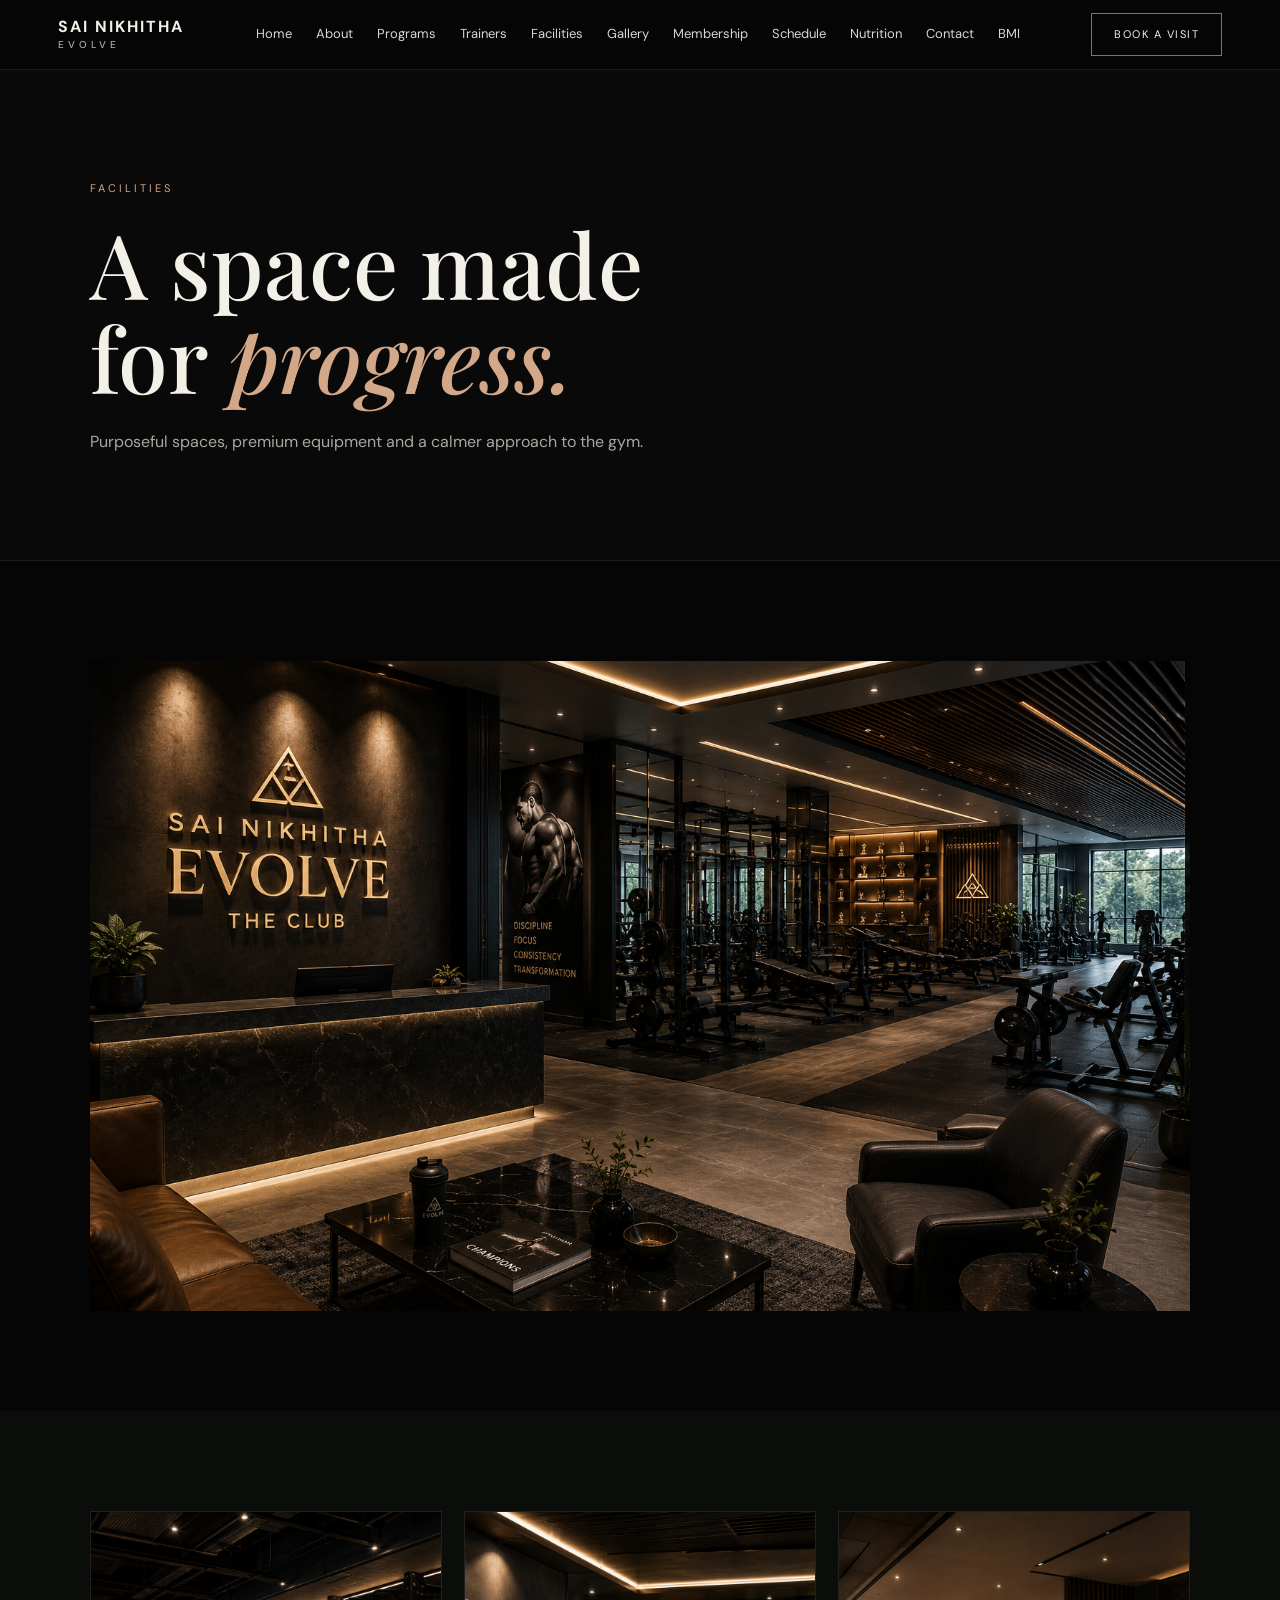
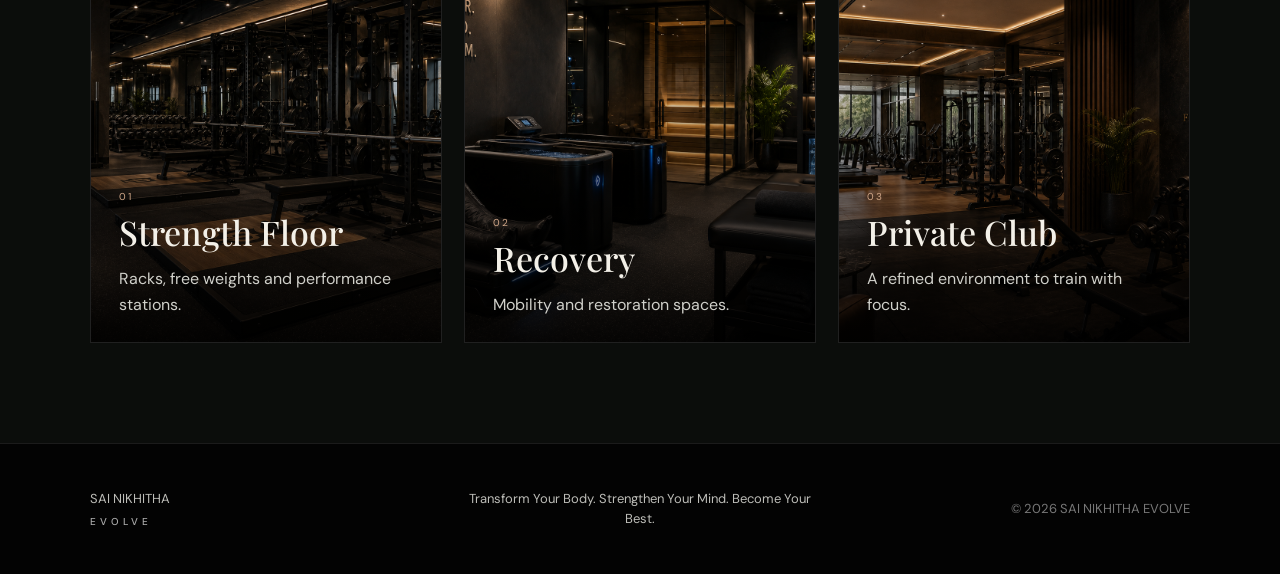
<file: facilities.html>
<!doctype html>
<html lang="en">

<head>
    <meta charset="UTF-8">
    <meta name="viewport" content="width=device-width, initial-scale=1">

    <title>Facilities | SAI NIKHITHA EVOLVE</title>

    <link rel="stylesheet" href="css/style.css">
<style id="dark-theme-final-override">html,body{background:#050505!important;color:#f3f0e8!important}header.nav{background:#050505!important;color:#f3f0e8!important}main{background:#050505!important}footer{background:#030303!important;color:#bdbdb8!important}.section{background:#050505!important}.sage{background:#0b0d0b!important}.clay{background:#17120f!important}.pagehero{background:#090909!important}</style></head>

<body>

    <!-- NAVIGATION -->
    <header class="nav">

        <a class="logo" href="index.html">
            SAI NIKHITHA
            <small>EVOLVE</small>
        </a>

        <nav class="links">
            <a href="index.html">Home</a>
            <a href="about.html">About</a>
            <a href="programs.html">Programs</a>
            <a href="trainers.html">Trainers</a>
            <a href="facilities.html">Facilities</a>
            <a href="gallery.html">Gallery</a>
            <a href="membership.html">Membership</a>
            <a href="schedule.html">Schedule</a>
            <a href="diet.html">Nutrition</a>
            <a href="contact.html">Contact</a>
            <a href="bmi.html">BMI</a>
        </nav>

        <a class="book" href="membership.html">
            Book a visit
        </a>

        <button class="menu">
            ☰
        </button>

    </header>


    <main>

        <!-- PAGE HERO -->
        <section class="pagehero">

            <div class="wrap">

                <div class="kicker">
                    FACILITIES
                </div>

                <h1>
                    A space made<br>
                    for <span>progress.</span>
                </h1>

                <p>
                    Purposeful spaces, premium equipment and a calmer
                    approach to the gym.
                </p>

            </div>

        </section>


        <!-- CLUB IMAGE -->
        <section class="section">

            <div class="wrap image wide">

                <img
                    src="images/club.png"
                    alt="Luxury Evolve club"
                >

            </div>

        </section>


        <!-- FACILITIES -->
        <section class="section sage">

            <div class="wrap">

                <div class="tiles">


                    <!-- STRENGTH FLOOR -->
                    <div class="tile">

                        <img
                            src="images/Strength Floor.png"
                            alt="Strength floor"
                        >

                        <div class="overlay">

                            <div class="num">
                                01
                            </div>

                            <h3>
                                Strength Floor
                            </h3>

                            <p>
                                Racks, free weights and performance stations.
                            </p>

                        </div>

                    </div>


                    <!-- RECOVERY -->
                    <div class="tile">

                        <img
                            src="images/Recovery.png"
                            alt="Recovery space"
                        >

                        <div class="overlay">

                            <div class="num">
                                02
                            </div>

                            <h3>
                                Recovery
                            </h3>

                            <p>
                                Mobility and restoration spaces.
                            </p>

                        </div>

                    </div>


                    <!-- PRIVATE CLUB -->
                    <div class="tile">

                        <img
                            src="images/Private Club.png"
                            alt="Private club"
                        >

                        <div class="overlay">

                            <div class="num">
                                03
                            </div>

                            <h3>
                                Private Club
                            </h3>

                            <p>
                                A refined environment to train with focus.
                            </p>

                        </div>

                    </div>

                </div>

            </div>

        </section>

    </main>


    <!-- FOOTER -->
    <footer>

        <div class="wrap foot">

            <div class="foot-brand">
                SAI NIKHITHA
                <small>EVOLVE</small>
            </div>

            <div>
                Transform Your Body.
                Strengthen Your Mind.
                Become Your Best.
            </div>

            <div>
                © 2026 SAI NIKHITHA EVOLVE
            </div>

        </div>

    </footer>


    <script src="js/script.js"></script>

</body>

</html>
</file>
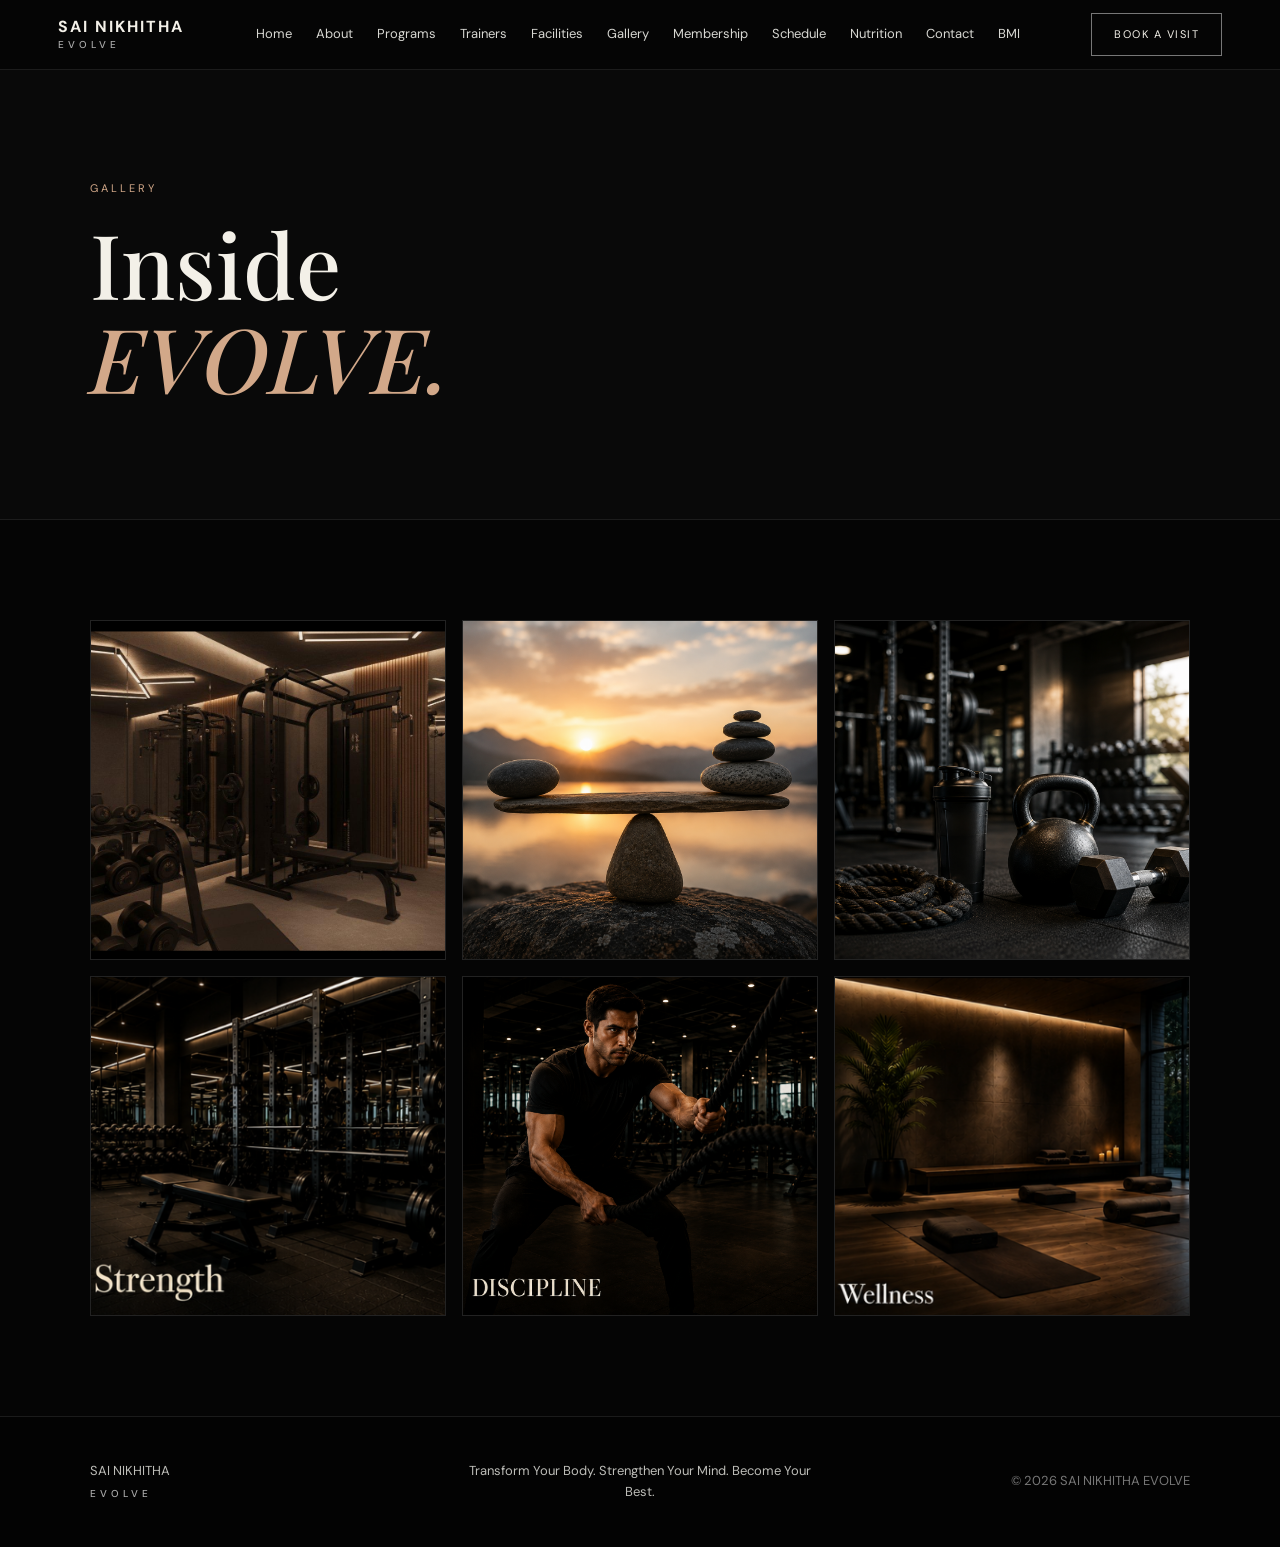
<file: gallery.html>
<!doctype html>
<html lang="en">

<head>
    <meta charset="UTF-8">
    <meta name="viewport" content="width=device-width, initial-scale=1">

    <title>Gallery | SAI NIKHITHA EVOLVE</title>

    <link rel="stylesheet" href="css/style.css">
<style id="dark-theme-final-override">html,body{background:#050505!important;color:#f3f0e8!important}header.nav{background:#050505!important;color:#f3f0e8!important}main{background:#050505!important}footer{background:#030303!important;color:#bdbdb8!important}.section{background:#050505!important}.sage{background:#0b0d0b!important}.clay{background:#17120f!important}.pagehero{background:#090909!important}</style></head>

<body>

    <!-- NAVIGATION -->
    <header class="nav">

        <a class="logo" href="index.html">
            SAI NIKHITHA
            <small>EVOLVE</small>
        </a>

        <nav class="links">
            <a href="index.html">Home</a>
            <a href="about.html">About</a>
            <a href="programs.html">Programs</a>
            <a href="trainers.html">Trainers</a>
            <a href="facilities.html">Facilities</a>
            <a href="gallery.html">Gallery</a>
            <a href="membership.html">Membership</a>
            <a href="schedule.html">Schedule</a>
            <a href="diet.html">Nutrition</a>
            <a href="contact.html">Contact</a>
            <a href="bmi.html">BMI</a>
        </nav>

        <a class="book" href="membership.html">
            Book a visit
        </a>

        <button class="menu">
            ☰
        </button>

    </header>


    <main>

        <!-- PAGE HERO -->
        <section class="pagehero">

            <div class="wrap">

                <div class="kicker">
                    GALLERY
                </div>

                <h1>
                    Inside<br>
                    <span>EVOLVE.</span>
                </h1>

            </div>

        </section>


        <!-- GALLERY -->
        <section class="section">

            <div class="wrap">

                <div class="gallery">

                    <img
                        src="images/1.png"
                        alt="Wellness club"
                    >

                    <img
                        src="images/Balance.png"
                        alt="Strength training"
                    >

                    <img
                        src="images/Expertize.png"
                        alt="Wellness"
                    >

                    <img
                        src="images/Strength2.png"
                        alt="Nutrition"
                    >

                    <img
                        src="images/Strength4.png"
                        alt="Club"
                    >

                    <img
                        src="images/Wellness1.png"
                        alt="Coaching"
                    >

                </div>

            </div>

        </section>

    </main>


    <!-- FOOTER -->
    <footer>

        <div class="wrap foot">

            <div class="foot-brand">
                SAI NIKHITHA
                <small>EVOLVE</small>
            </div>

            <div>
                Transform Your Body.
                Strengthen Your Mind.
                Become Your Best.
            </div>

            <div>
                © 2026 SAI NIKHITHA EVOLVE
            </div>

        </div>

    </footer>


    <script src="js/script.js"></script>

</body>

</html>
</file>
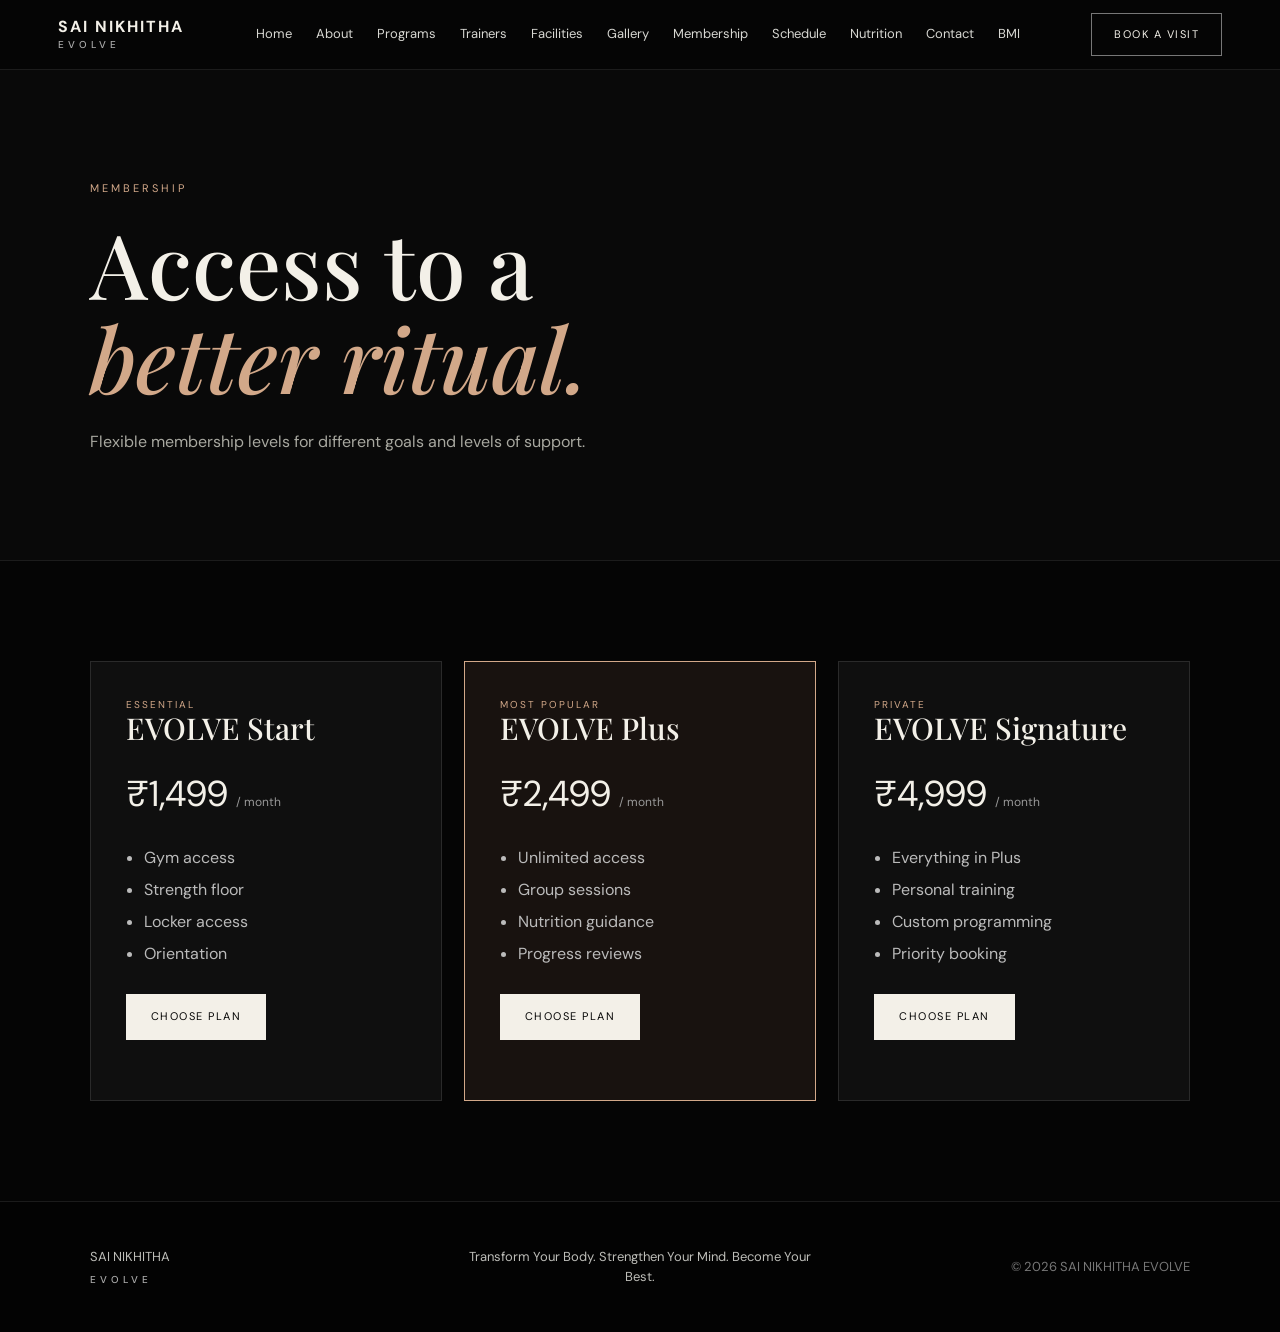
<file: membership.html>
<!doctype html>
<html lang="en">

<head>
    <meta charset="UTF-8">
    <meta name="viewport" content="width=device-width, initial-scale=1">

    <title>Membership | SAI NIKHITHA EVOLVE</title>

    <link rel="stylesheet" href="css/style.css">
<style id="dark-theme-final-override">html,body{background:#050505!important;color:#f3f0e8!important}header.nav{background:#050505!important;color:#f3f0e8!important}main{background:#050505!important}footer{background:#030303!important;color:#bdbdb8!important}.section{background:#050505!important}.sage{background:#0b0d0b!important}.clay{background:#17120f!important}.pagehero{background:#090909!important}</style></head>

<body>

    <!-- NAVIGATION -->
    <header class="nav">

        <a class="logo" href="index.html">
            SAI NIKHITHA
            <small>EVOLVE</small>
        </a>

        <nav class="links">
            <a href="index.html">Home</a>
            <a href="about.html">About</a>
            <a href="programs.html">Programs</a>
            <a href="trainers.html">Trainers</a>
            <a href="facilities.html">Facilities</a>
            <a href="gallery.html">Gallery</a>
            <a href="membership.html">Membership</a>
            <a href="schedule.html">Schedule</a>
            <a href="diet.html">Nutrition</a>
            <a href="contact.html">Contact</a>
            <a href="bmi.html">BMI</a>
        </nav>

        <a class="book" href="membership.html">
            Book a visit
        </a>

        <button class="menu">
            ☰
        </button>

    </header>


    <main>

        <!-- PAGE HERO -->
        <section class="pagehero">

            <div class="wrap">

                <div class="kicker">
                    MEMBERSHIP
                </div>

                <h1>
                    Access to a<br>
                    <span>better ritual.</span>
                </h1>

                <p>
                    Flexible membership levels for different goals
                    and levels of support.
                </p>

            </div>

        </section>


        <!-- MEMBERSHIP PLANS -->
        <section class="section">

            <div class="wrap">

                <div class="prices">


                    <!-- EVOLVE START -->
                    <div class="price">

                        <div class="type">
                            Essential
                        </div>

                        <h3>
                            EVOLVE Start
                        </h3>

                        <div class="amount">
                            ₹1,499
                            <small>/ month</small>
                        </div>

                        <ul>
                            <li>
                                Gym access
                            </li>

                            <li>
                                Strength floor
                            </li>

                            <li>
                                Locker access
                            </li>

                            <li>
                                Orientation
                            </li>
                        </ul>

                        <a
                            class="btn dark"
                            href="contact.html"
                        >
                            Choose plan
                        </a>

                    </div>


                    <!-- EVOLVE PLUS -->
                    <div class="price featured">

                        <div class="type">
                            Most popular
                        </div>

                        <h3>
                            EVOLVE Plus
                        </h3>

                        <div class="amount">
                            ₹2,499
                            <small>/ month</small>
                        </div>

                        <ul>
                            <li>
                                Unlimited access
                            </li>

                            <li>
                                Group sessions
                            </li>

                            <li>
                                Nutrition guidance
                            </li>

                            <li>
                                Progress reviews
                            </li>
                        </ul>

                        <a
                            class="btn light"
                            href="contact.html"
                        >
                            Choose plan
                        </a>

                    </div>


                    <!-- EVOLVE SIGNATURE -->
                    <div class="price">

                        <div class="type">
                            Private
                        </div>

                        <h3>
                            EVOLVE Signature
                        </h3>

                        <div class="amount">
                            ₹4,999
                            <small>/ month</small>
                        </div>

                        <ul>
                            <li>
                                Everything in Plus
                            </li>

                            <li>
                                Personal training
                            </li>

                            <li>
                                Custom programming
                            </li>

                            <li>
                                Priority booking
                            </li>
                        </ul>

                        <a
                            class="btn dark"
                            href="contact.html"
                        >
                            Choose plan
                        </a>

                    </div>

                </div>

            </div>

        </section>

    </main>


    <!-- FOOTER -->
    <footer>

        <div class="wrap foot">

            <div class="foot-brand">
                SAI NIKHITHA
                <small>EVOLVE</small>
            </div>

            <div>
                Transform Your Body.
                Strengthen Your Mind.
                Become Your Best.
            </div>

            <div>
                © 2026 SAI NIKHITHA EVOLVE
            </div>

        </div>

    </footer>


    <script src="js/script.js"></script>

</body>

</html>
</file>
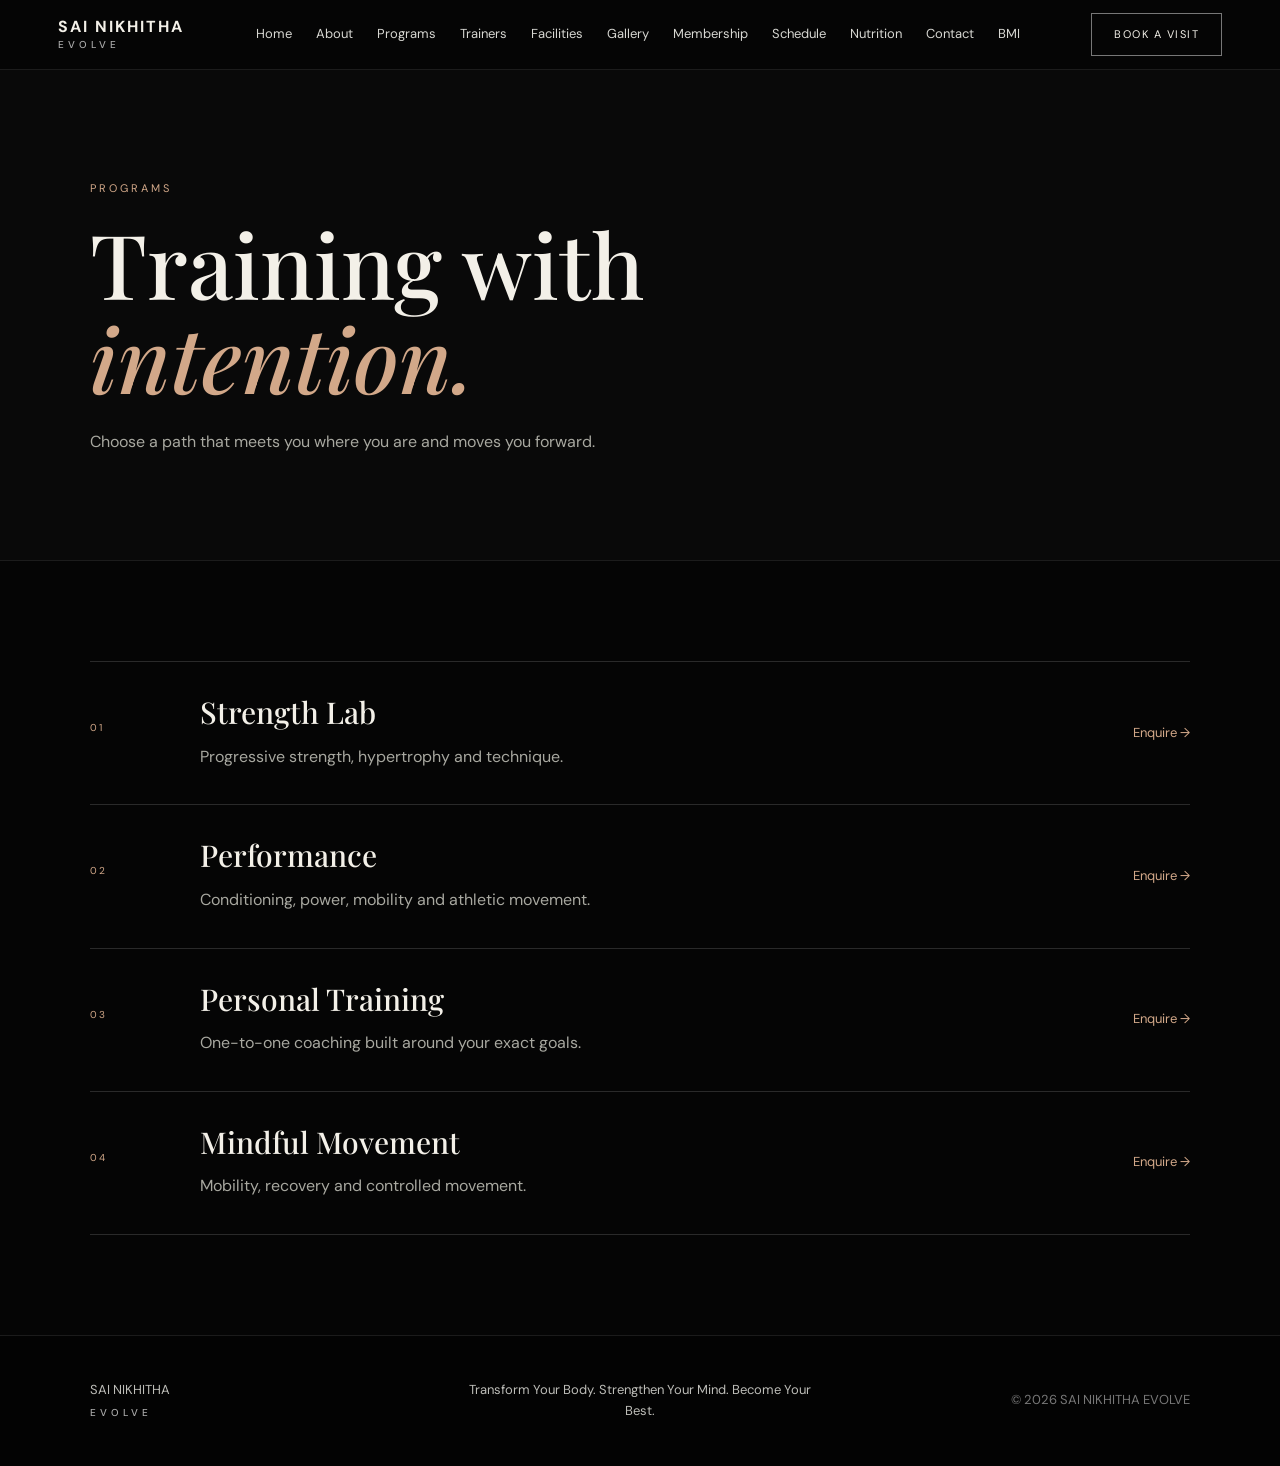
<file: programs.html>
<!doctype html>
<html lang="en">

<head>
    <meta charset="UTF-8">
    <meta name="viewport" content="width=device-width, initial-scale=1">

    <title>Programs | SAI NIKHITHA EVOLVE</title>

    <link rel="stylesheet" href="css/style.css">
<style id="dark-theme-final-override">html,body{background:#050505!important;color:#f3f0e8!important}header.nav{background:#050505!important;color:#f3f0e8!important}main{background:#050505!important}footer{background:#030303!important;color:#bdbdb8!important}.section{background:#050505!important}.sage{background:#0b0d0b!important}.clay{background:#17120f!important}.pagehero{background:#090909!important}</style></head>

<body>

    <!-- NAVIGATION -->
    <header class="nav">

        <a class="logo" href="index.html">
            SAI NIKHITHA
            <small>EVOLVE</small>
        </a>

        <nav class="links">
            <a href="index.html">Home</a>
            <a href="about.html">About</a>
            <a href="programs.html">Programs</a>
            <a href="trainers.html">Trainers</a>
            <a href="facilities.html">Facilities</a>
            <a href="gallery.html">Gallery</a>
            <a href="membership.html">Membership</a>
            <a href="schedule.html">Schedule</a>
            <a href="diet.html">Nutrition</a>
            <a href="contact.html">Contact</a>
            <a href="bmi.html">BMI</a>
        </nav>

        <a class="book" href="membership.html">
            Book a visit
        </a>

        <button class="menu">
            ☰
        </button>

    </header>


    <main>

        <!-- PAGE HERO -->
        <section class="pagehero">

            <div class="wrap">

                <div class="kicker">
                    PROGRAMS
                </div>

                <h1>
                    Training with<br>
                    <span>intention.</span>
                </h1>

                <p>
                    Choose a path that meets you where you are
                    and moves you forward.
                </p>

            </div>

        </section>


        <!-- PROGRAMS LIST -->
        <section class="section">

            <div class="wrap list">


                <!-- STRENGTH LAB -->
                <div class="row">

                    <div class="num">
                        01
                    </div>

                    <div>

                        <h3>
                            Strength Lab
                        </h3>

                        <p>
                            Progressive strength, hypertrophy and technique.
                        </p>

                    </div>

                    <a href="contact.html">
                        Enquire →
                    </a>

                </div>


                <!-- PERFORMANCE -->
                <div class="row">

                    <div class="num">
                        02
                    </div>

                    <div>

                        <h3>
                            Performance
                        </h3>

                        <p>
                            Conditioning, power, mobility and athletic movement.
                        </p>

                    </div>

                    <a href="contact.html">
                        Enquire →
                    </a>

                </div>


                <!-- PERSONAL TRAINING -->
                <div class="row">

                    <div class="num">
                        03
                    </div>

                    <div>

                        <h3>
                            Personal Training
                        </h3>

                        <p>
                            One-to-one coaching built around your exact goals.
                        </p>

                    </div>

                    <a href="contact.html">
                        Enquire →
                    </a>

                </div>


                <!-- MINDFUL MOVEMENT -->
                <div class="row">

                    <div class="num">
                        04
                    </div>

                    <div>

                        <h3>
                            Mindful Movement
                        </h3>

                        <p>
                            Mobility, recovery and controlled movement.
                        </p>

                    </div>

                    <a href="contact.html">
                        Enquire →
                    </a>

                </div>

            </div>

        </section>

    </main>


    <!-- FOOTER -->
    <footer>

        <div class="wrap foot">

            <div class="foot-brand">
                SAI NIKHITHA
                <small>EVOLVE</small>
            </div>

            <div>
                Transform Your Body.
                Strengthen Your Mind.
                Become Your Best.
            </div>

            <div>
                © 2026 SAI NIKHITHA EVOLVE
            </div>

        </div>

    </footer>


    <script src="js/script.js"></script>

</body>

</html>
</file>
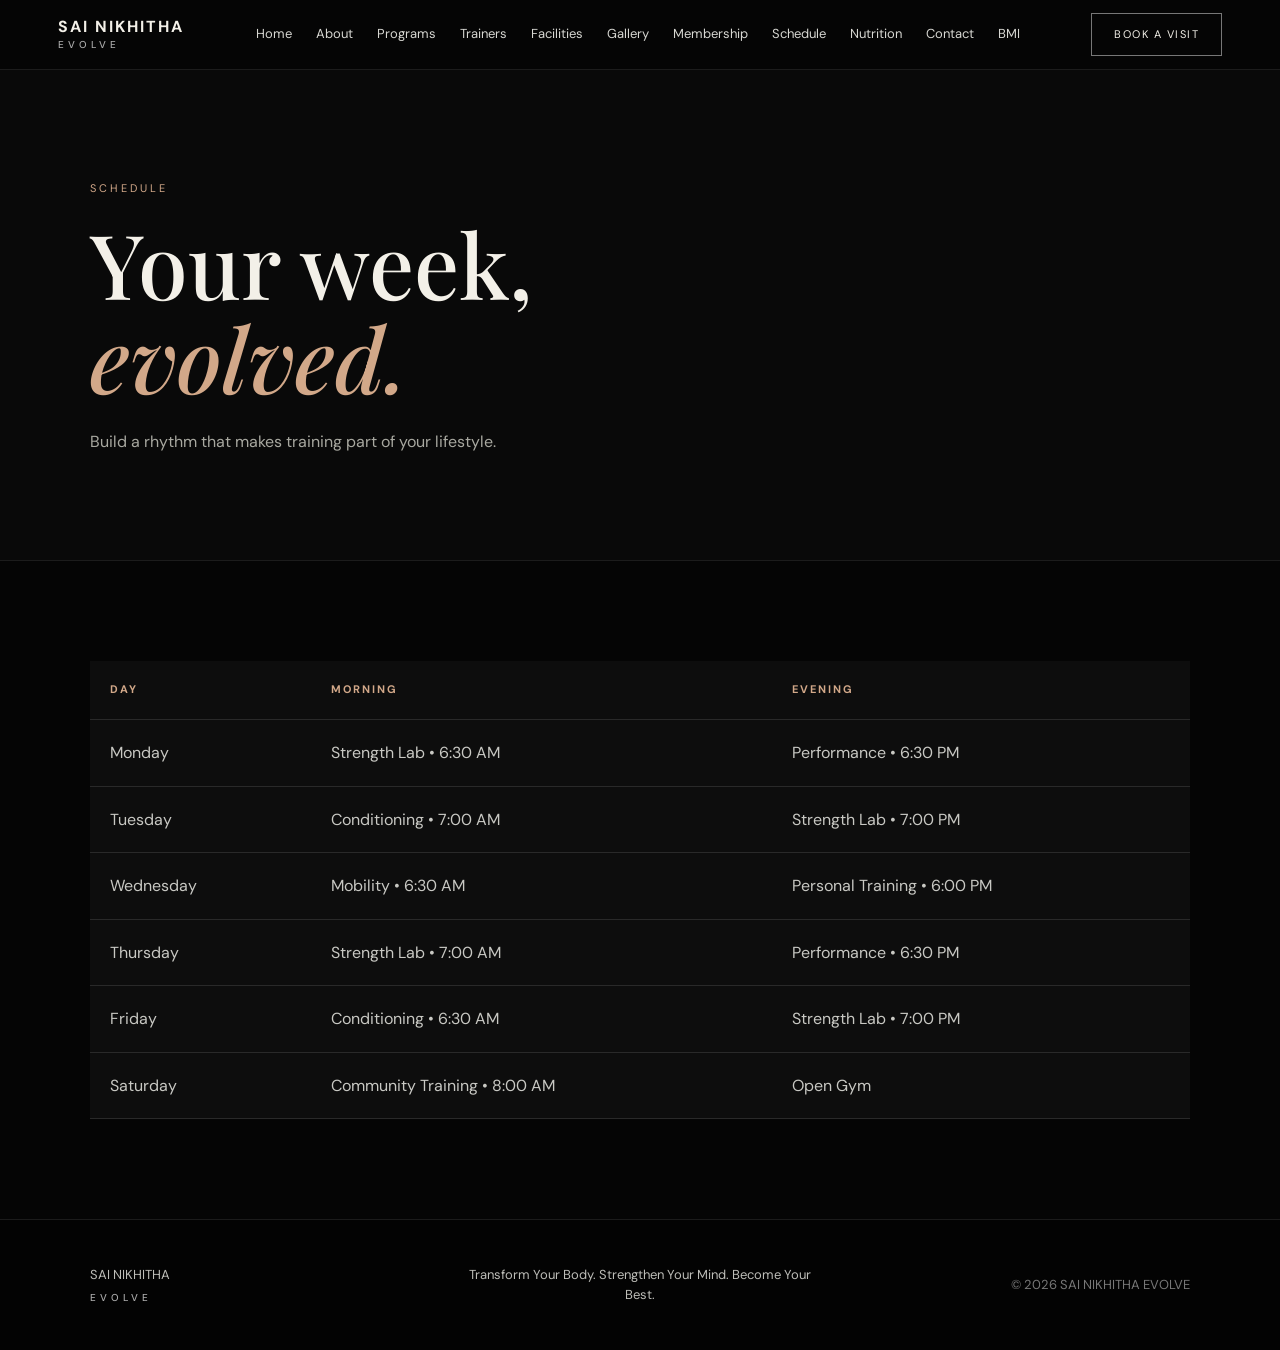
<file: schedule.html>
<!doctype html>
<html lang="en">

<head>
    <meta charset="UTF-8">
    <meta name="viewport" content="width=device-width, initial-scale=1">

    <title>Schedule | SAI NIKHITHA EVOLVE</title>

    <link rel="stylesheet" href="css/style.css">
<style id="dark-theme-final-override">html,body{background:#050505!important;color:#f3f0e8!important}header.nav{background:#050505!important;color:#f3f0e8!important}main{background:#050505!important}footer{background:#030303!important;color:#bdbdb8!important}.section{background:#050505!important}.sage{background:#0b0d0b!important}.clay{background:#17120f!important}.pagehero{background:#090909!important}</style></head>

<body>

    <!-- NAVIGATION -->
    <header class="nav">

        <a class="logo" href="index.html">
            SAI NIKHITHA
            <small>EVOLVE</small>
        </a>

        <nav class="links">
            <a href="index.html">Home</a>
            <a href="about.html">About</a>
            <a href="programs.html">Programs</a>
            <a href="trainers.html">Trainers</a>
            <a href="facilities.html">Facilities</a>
            <a href="gallery.html">Gallery</a>
            <a href="membership.html">Membership</a>
            <a href="schedule.html">Schedule</a>
            <a href="diet.html">Nutrition</a>
            <a href="contact.html">Contact</a>
            <a href="bmi.html">BMI</a>
        </nav>

        <a class="book" href="membership.html">
            Book a visit
        </a>

        <button class="menu">
            ☰
        </button>

    </header>


    <main>

        <!-- PAGE HERO -->
        <section class="pagehero">

            <div class="wrap">

                <div class="kicker">
                    SCHEDULE
                </div>

                <h1>
                    Your week,<br>
                    <span>evolved.</span>
                </h1>

                <p>
                    Build a rhythm that makes training part of your lifestyle.
                </p>

            </div>

        </section>


        <!-- SCHEDULE TABLE -->
        <section class="section">

            <div class="wrap">

                <table>

                    <thead>

                        <tr>
                            <th>Day</th>
                            <th>Morning</th>
                            <th>Evening</th>
                        </tr>

                    </thead>


                    <tbody>

                        <tr>
                            <td>Monday</td>
                            <td>Strength Lab • 6:30 AM</td>
                            <td>Performance • 6:30 PM</td>
                        </tr>

                        <tr>
                            <td>Tuesday</td>
                            <td>Conditioning • 7:00 AM</td>
                            <td>Strength Lab • 7:00 PM</td>
                        </tr>

                        <tr>
                            <td>Wednesday</td>
                            <td>Mobility • 6:30 AM</td>
                            <td>Personal Training • 6:00 PM</td>
                        </tr>

                        <tr>
                            <td>Thursday</td>
                            <td>Strength Lab • 7:00 AM</td>
                            <td>Performance • 6:30 PM</td>
                        </tr>

                        <tr>
                            <td>Friday</td>
                            <td>Conditioning • 6:30 AM</td>
                            <td>Strength Lab • 7:00 PM</td>
                        </tr>

                        <tr>
                            <td>Saturday</td>
                            <td>Community Training • 8:00 AM</td>
                            <td>Open Gym</td>
                        </tr>

                    </tbody>

                </table>

            </div>

        </section>

    </main>


    <!-- FOOTER -->
    <footer>

        <div class="wrap foot">

            <div class="foot-brand">
                SAI NIKHITHA
                <small>EVOLVE</small>
            </div>

            <div>
                Transform Your Body.
                Strengthen Your Mind.
                Become Your Best.
            </div>

            <div>
                © 2026 SAI NIKHITHA EVOLVE
            </div>

        </div>

    </footer>


    <script src="js/script.js"></script>

</body>

</html>
</file>
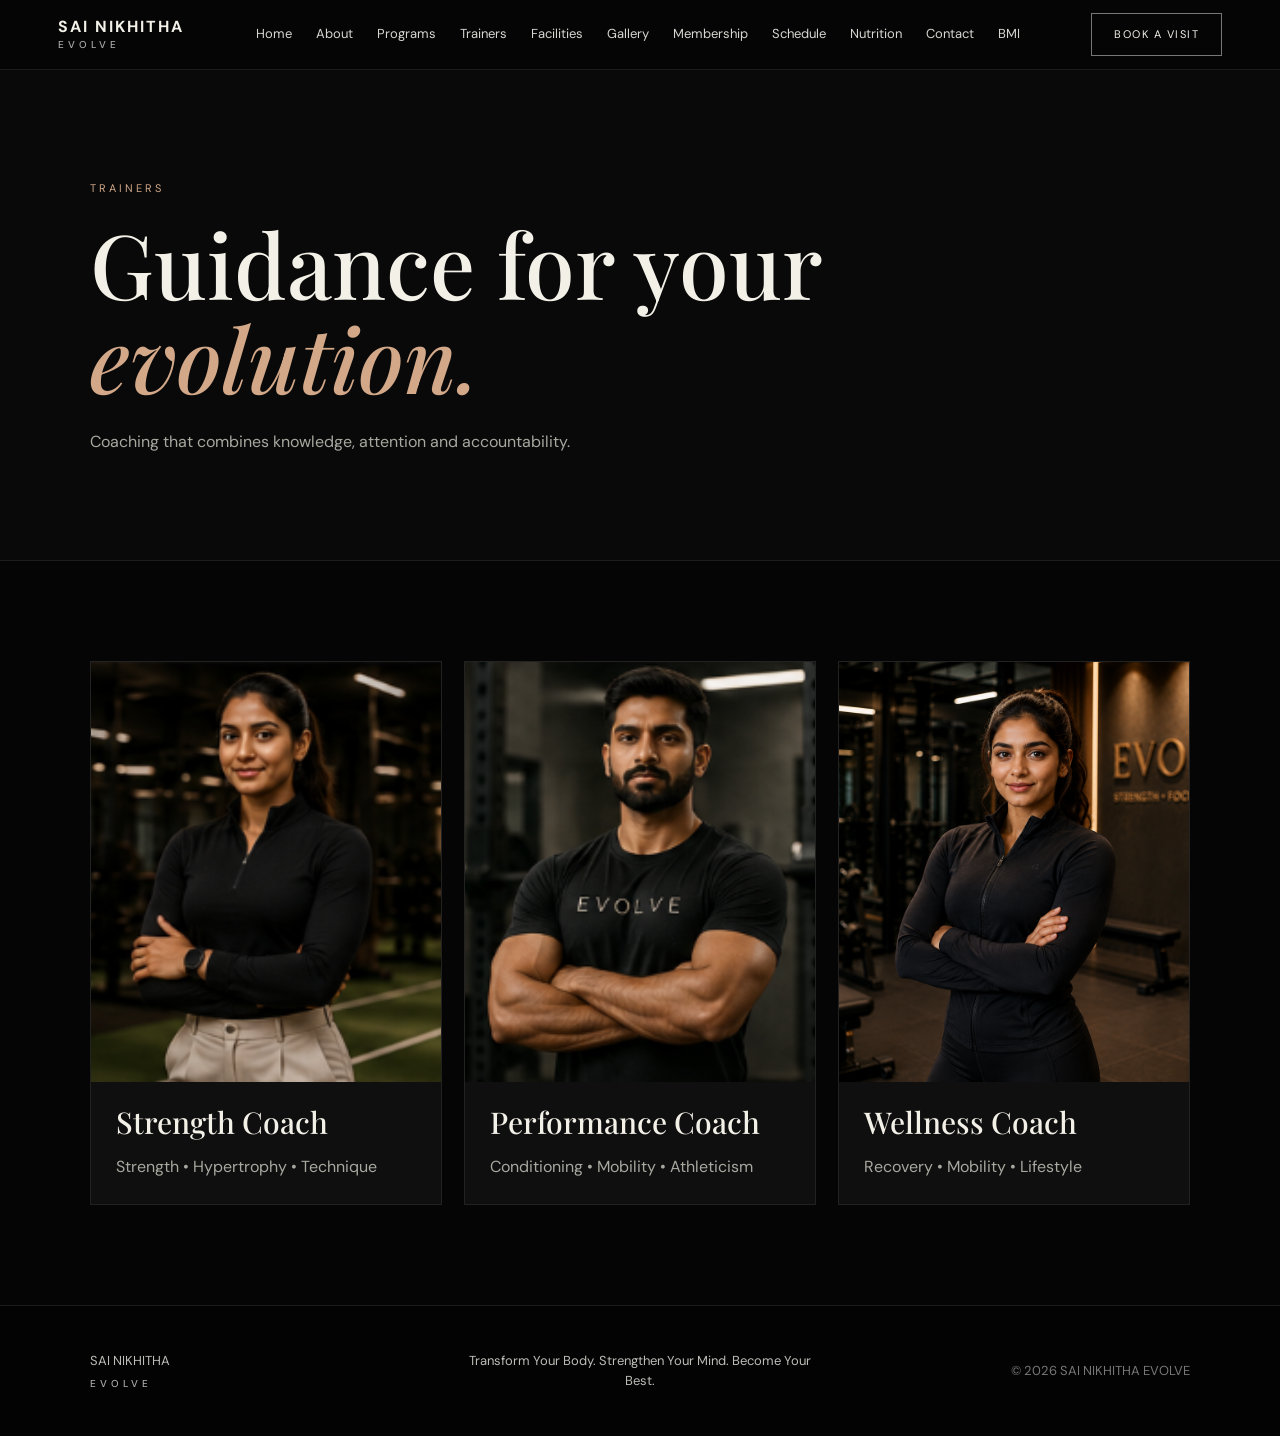
<file: trainers.html>
<!doctype html>
<html lang="en">

<head>
    <meta charset="UTF-8">
    <meta name="viewport" content="width=device-width, initial-scale=1">

    <title>Trainers | SAI NIKHITHA EVOLVE</title>

    <link rel="stylesheet" href="css/style.css">
<style id="dark-theme-final-override">html,body{background:#050505!important;color:#f3f0e8!important}header.nav{background:#050505!important;color:#f3f0e8!important}main{background:#050505!important}footer{background:#030303!important;color:#bdbdb8!important}.section{background:#050505!important}.sage{background:#0b0d0b!important}.clay{background:#17120f!important}.pagehero{background:#090909!important}</style></head>

<body>

    <!-- NAVIGATION -->
    <header class="nav">

        <a class="logo" href="index.html">
            SAI NIKHITHA
            <small>EVOLVE</small>
        </a>

        <nav class="links">
            <a href="index.html">Home</a>
            <a href="about.html">About</a>
            <a href="programs.html">Programs</a>
            <a href="trainers.html">Trainers</a>
            <a href="facilities.html">Facilities</a>
            <a href="gallery.html">Gallery</a>
            <a href="membership.html">Membership</a>
            <a href="schedule.html">Schedule</a>
            <a href="diet.html">Nutrition</a>
            <a href="contact.html">Contact</a>
            <a href="bmi.html">BMI</a>
        </nav>

        <a class="book" href="membership.html">
            Book a visit
        </a>

        <button class="menu">
            ☰
        </button>

    </header>


    <main>

        <!-- PAGE HERO -->
        <section class="pagehero">

            <div class="wrap">

                <div class="kicker">
                    TRAINERS
                </div>

                <h1>
                    Guidance for your<br>
                    <span>evolution.</span>
                </h1>

                <p>
                    Coaching that combines knowledge, attention and accountability.
                </p>

            </div>

        </section>


        <!-- TRAINERS -->
        <section class="section">

            <div class="wrap">

                <div class="people">


                    <!-- STRENGTH COACH -->
                    <div class="person">

                        <img
                            src="images/trainer1.png"
                            alt="Strength coach"
                        >

                        <div>

                            <h3>
                                Strength Coach
                            </h3>

                            <p>
                                Strength • Hypertrophy • Technique
                            </p>

                        </div>

                    </div>


                    <!-- PERFORMANCE COACH -->
                    <div class="person">

                        <img
                            src="images/trainer2.png"
                            alt="Performance coach"
                        >

                        <div>

                            <h3>
                                Performance Coach
                            </h3>

                            <p>
                                Conditioning • Mobility • Athleticism
                            </p>

                        </div>

                    </div>


                    <!-- WELLNESS COACH -->
                    <div class="person">

                        <img
                            src="images/trainer3.png"
                            alt="Wellness coach"
                        >

                        <div>

                            <h3>
                                Wellness Coach
                            </h3>

                            <p>
                                Recovery • Mobility • Lifestyle
                            </p>

                        </div>

                    </div>

                </div>

            </div>

        </section>

    </main>


    <!-- FOOTER -->
    <footer>

        <div class="wrap foot">

            <div class="foot-brand">
                SAI NIKHITHA
                <small>EVOLVE</small>
            </div>

            <div>
                Transform Your Body.
                Strengthen Your Mind.
                Become Your Best.
            </div>

            <div>
                © 2026 SAI NIKHITHA EVOLVE
            </div>

        </div>

    </footer>


    <script src="js/script.js"></script>

</body>

</html>
</file>
<file: css/style.css>
@import url('https://fonts.googleapis.com/css2?family=DM+Sans:wght@400;500;600;700&family=Playfair+Display:ital,wght@0,400;0,500;1,400;1,500&display=swap');

:root{--bg:#050505;--surface:#0d0d0d;--surface2:#141414;--text:#f3f0e8;--muted:#a8a8a0;--line:#2a2a2a;--accent:#d2a889;--accent2:#b98568}
*{box-sizing:border-box}
html{scroll-behavior:smooth;background:var(--bg)}
body{margin:0;background:var(--bg);color:var(--text);font-family:'DM Sans',Arial,sans-serif;line-height:1.6}
img{max-width:100%;display:block}
a{color:inherit;text-decoration:none}
.wrap{width:min(1200px,86%);margin:auto}
.nav{height:70px;padding:0 4.5%;display:flex;align-items:center;justify-content:space-between;gap:28px;background:#050505;color:var(--text);border-bottom:1px solid #1c1c1c;position:relative;z-index:20}
.logo{font-weight:700;letter-spacing:2px;line-height:1.05;white-space:nowrap}.logo small,.foot-brand small{display:block;font-size:10px;letter-spacing:4px;font-weight:500;margin-top:4px;color:#aaa}
.links{display:flex;align-items:center;gap:24px;font-size:13px}.links a{color:#d7d7d2;transition:.25s}.links a:hover{color:var(--accent)}
.book{border:1px solid #777;padding:12px 22px;text-transform:uppercase;letter-spacing:1.5px;font-size:11px;white-space:nowrap}.book:hover{border-color:var(--accent);color:var(--accent)}
.menu{display:none;background:none;border:0;color:var(--text);font-size:24px}
.hero{min-height:calc(100vh - 70px);position:relative;display:flex;align-items:center;overflow:hidden;background:#000}.hero>img{position:absolute;inset:0;width:100%;height:100%;object-fit:cover;opacity:.62}.hero:after{content:'';position:absolute;inset:0;background:linear-gradient(90deg,rgba(0,0,0,.8),rgba(0,0,0,.3) 60%,rgba(0,0,0,.45))}.hero-content{position:relative;z-index:2;width:min(900px,86%);margin-left:7%;padding:90px 0}.eyebrow,.kicker{font-size:11px;letter-spacing:3px;text-transform:uppercase;color:var(--accent)}
h1,h2,h3{font-family:'Playfair Display',Georgia,serif;font-weight:500;line-height:1.05}h1{font-size:clamp(54px,7vw,105px);margin:18px 0 25px}h2{font-size:clamp(40px,5vw,68px);margin:12px 0 25px}h3{font-size:30px;margin:0 0 15px}h1 span,h2 em,.quote span{color:var(--accent);font-style:italic}p{color:var(--muted)}.lead{font-size:17px;line-height:1.8;max-width:680px}
.hero p{max-width:650px;font-size:18px}.btn{display:inline-block;padding:13px 24px;border:1px solid var(--text);margin:8px 8px 0 0;font-size:11px;letter-spacing:1.5px;text-transform:uppercase}.btn.light{background:var(--text);color:#050505}.btn.outline{background:transparent;color:var(--text)}.btn.dark{background:var(--text);color:#050505;border-color:var(--text)}
.scroll{position:absolute;z-index:3;bottom:30px;left:7%;font-size:10px;letter-spacing:2px;text-transform:uppercase;color:#aaa}
.section{padding:100px 0;background:var(--bg)}.section.sage,.sage{background:#0b0d0b}.section.clay,.clay{background:#17120f}
.intro{display:grid;grid-template-columns:1fr 1fr;gap:70px;align-items:start}.quote{font-family:'Playfair Display',Georgia,serif;font-size:clamp(36px,4.5vw,64px);line-height:1.08}.copy{display:flex;flex-direction:column;justify-content:center}
.split{display:grid;grid-template-columns:1fr 1fr;min-height:650px;background:#0a0a0a}.split .image{min-height:520px}.split .image img{width:100%;height:100%;object-fit:cover}.split .copy{padding:80px 8%}
.tiles{display:grid;grid-template-columns:repeat(3,1fr);gap:22px}.tile{position:relative;min-height:430px;overflow:hidden;background:#111;border:1px solid #202020}.tile img{width:100%;height:100%;min-height:430px;object-fit:cover;transition:transform .5s}.tile:hover img{transform:scale(1.04)}.tile:after{content:'';position:absolute;inset:0;background:linear-gradient(transparent 30%,rgba(0,0,0,.9))}.overlay{position:absolute;z-index:2;left:28px;right:28px;bottom:25px}.num{font-size:10px;letter-spacing:2px;color:var(--accent);margin-bottom:10px}.overlay h3{font-size:34px}.overlay p{margin:0;color:#d0d0ca}
.pagehero{padding:110px 0 90px;background:#090909;border-bottom:1px solid #1c1c1c}.pagehero h1{max-width:900px}
.image.wide{max-width:1200px}.image.wide img{width:100%;max-height:650px;object-fit:cover}
.owner-card{display:grid;grid-template-columns:320px 1fr;gap:50px;align-items:center;background:#0f0f0f;border:1px solid #242424;padding:35px}.owner-photo{width:100%;height:380px;object-fit:cover}.gallery{display:grid;grid-template-columns:repeat(3,1fr);gap:16px}.gallery img{width:100%;height:340px;object-fit:cover;background:#111;border:1px solid #222}
.list .row{display:grid;grid-template-columns:80px 1fr auto;gap:30px;align-items:center;padding:35px 0;border-bottom:1px solid var(--line)}.list .row:first-child{border-top:1px solid var(--line)}.list .row p{margin:0}.list .row>a{color:var(--accent);font-size:13px}
.people{display:grid;grid-template-columns:repeat(3,1fr);gap:22px}.person{background:#0f0f0f;border:1px solid #222}.person img{width:100%;height:420px;object-fit:cover}.person>div{padding:25px}.person p{margin:0}
.prices{display:grid;grid-template-columns:repeat(3,1fr);gap:22px}.price{padding:35px;background:#0f0f0f;border:1px solid #2a2a2a;min-height:440px}.price.featured{background:#18120f;border-color:var(--accent)}.type{font-size:10px;letter-spacing:2px;text-transform:uppercase;color:var(--accent)}.amount{font-size:36px;margin:20px 0}.amount small{font-size:12px;color:#999}.price ul{padding-left:18px;color:#bbb;line-height:2}
table{width:100%;border-collapse:collapse;background:#0d0d0d}th,td{text-align:left;padding:20px;border-bottom:1px solid #292929}th{font-size:11px;letter-spacing:2px;text-transform:uppercase;color:var(--accent)}td{color:#c8c8c3}
.contact{display:grid;grid-template-columns:1fr 1fr;gap:70px}.contact-item{padding:22px 0;border-bottom:1px solid #272727;display:flex;flex-direction:column;gap:5px}.contact-item strong{font-size:11px;letter-spacing:2px;text-transform:uppercase;color:var(--accent)}.formbox{background:#101010;border:1px solid #252525;padding:35px}.formbox input,.formbox select,.formbox textarea,.bmi input{width:100%;background:#070707;color:#f3f0e8;border:1px solid #303030;padding:14px;margin-bottom:14px;font:inherit}.formbox textarea{min-height:150px;resize:vertical}
.bmi{max-width:700px;background:#0f0f0f;border:1px solid #262626;padding:35px}.bmi label{display:block;color:#aaa;font-size:13px;margin-bottom:12px}.result{margin-top:20px;color:var(--accent);font-size:20px}
footer{background:#030303;color:#bdbdb8;border-top:1px solid #1b1b1b}.foot{min-height:130px;display:grid;grid-template-columns:1fr 1fr 1fr;align-items:center;gap:25px;font-size:13px}.foot>div:nth-child(2){text-align:center}.foot>div:nth-child(3){text-align:right;color:#777}
@media(max-width:950px){.links{gap:13px}.intro,.split,.contact{grid-template-columns:1fr}.tiles,.prices,.people{grid-template-columns:1fr 1fr}.gallery{grid-template-columns:1fr 1fr}.owner-card{grid-template-columns:1fr}.list .row{grid-template-columns:50px 1fr}.list .row>a{grid-column:2}.foot{grid-template-columns:1fr;text-align:center;padding:30px 0}.foot>div:nth-child(2),.foot>div:nth-child(3){text-align:center}}
@media(max-width:700px){.nav{padding:0 6%}.links,.book{display:none}.menu{display:block}.wrap{width:88%}.hero-content{margin-left:6%}.section{padding:70px 0}.pagehero{padding:80px 0 65px}.tiles,.prices,.people,.gallery{grid-template-columns:1fr}.tile,.tile img{min-height:360px;height:360px}.gallery img{height:280px}.split .copy{padding:55px 8%}.owner-card{padding:22px}.owner-photo{height:330px}table{font-size:13px;display:block;overflow-x:auto;white-space:nowrap}}
</file>
